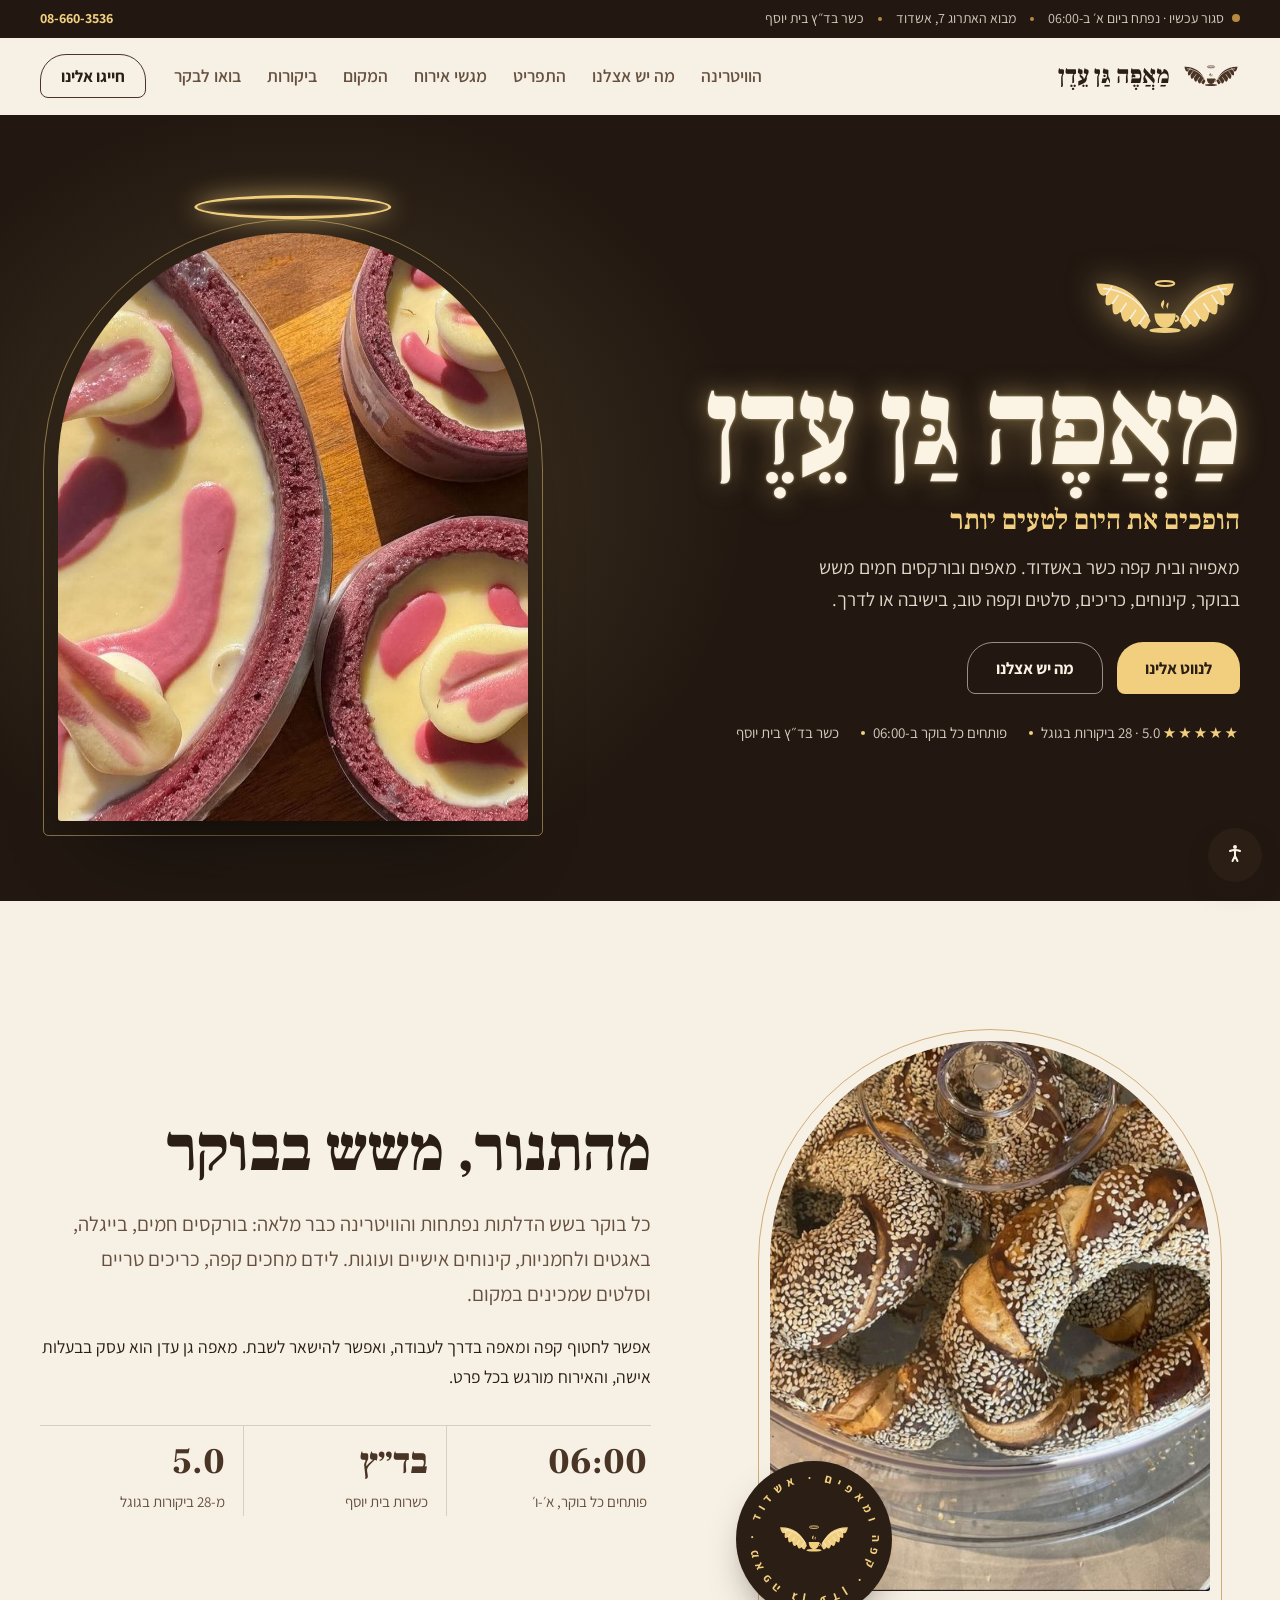
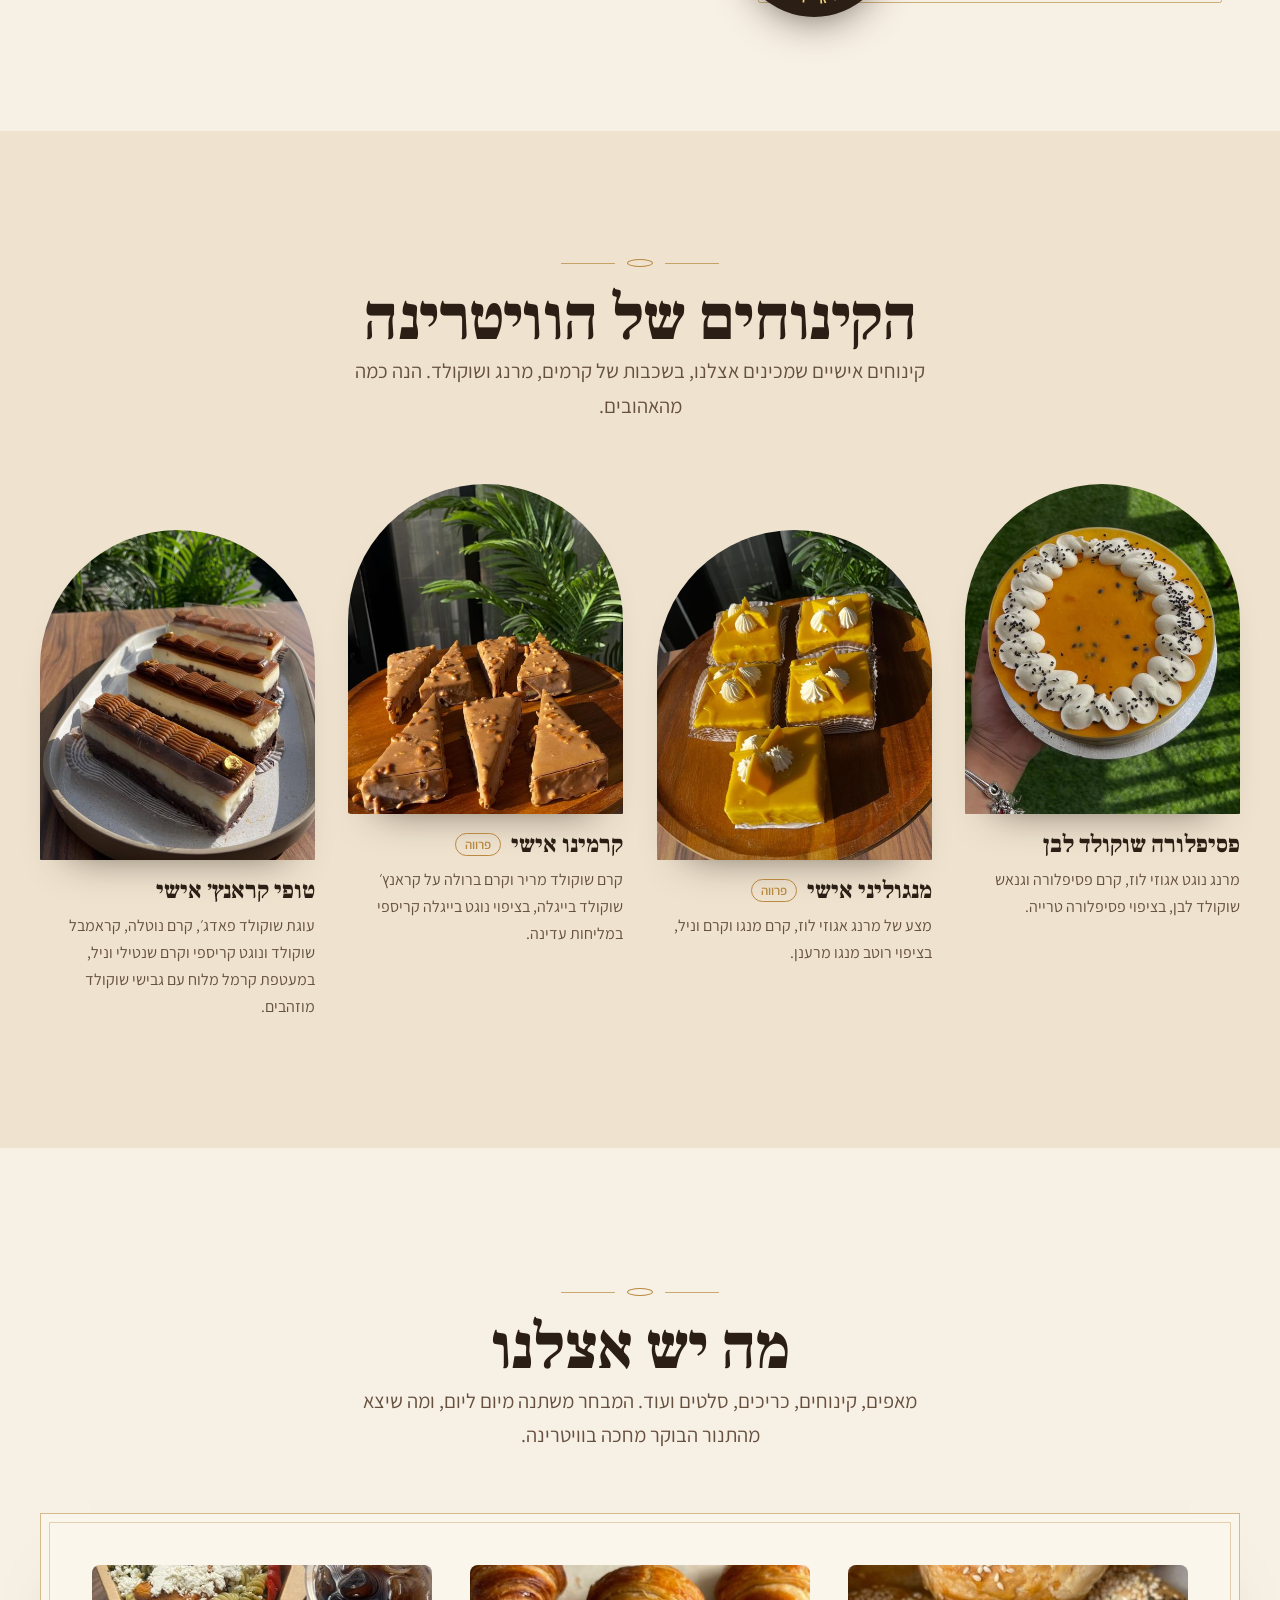
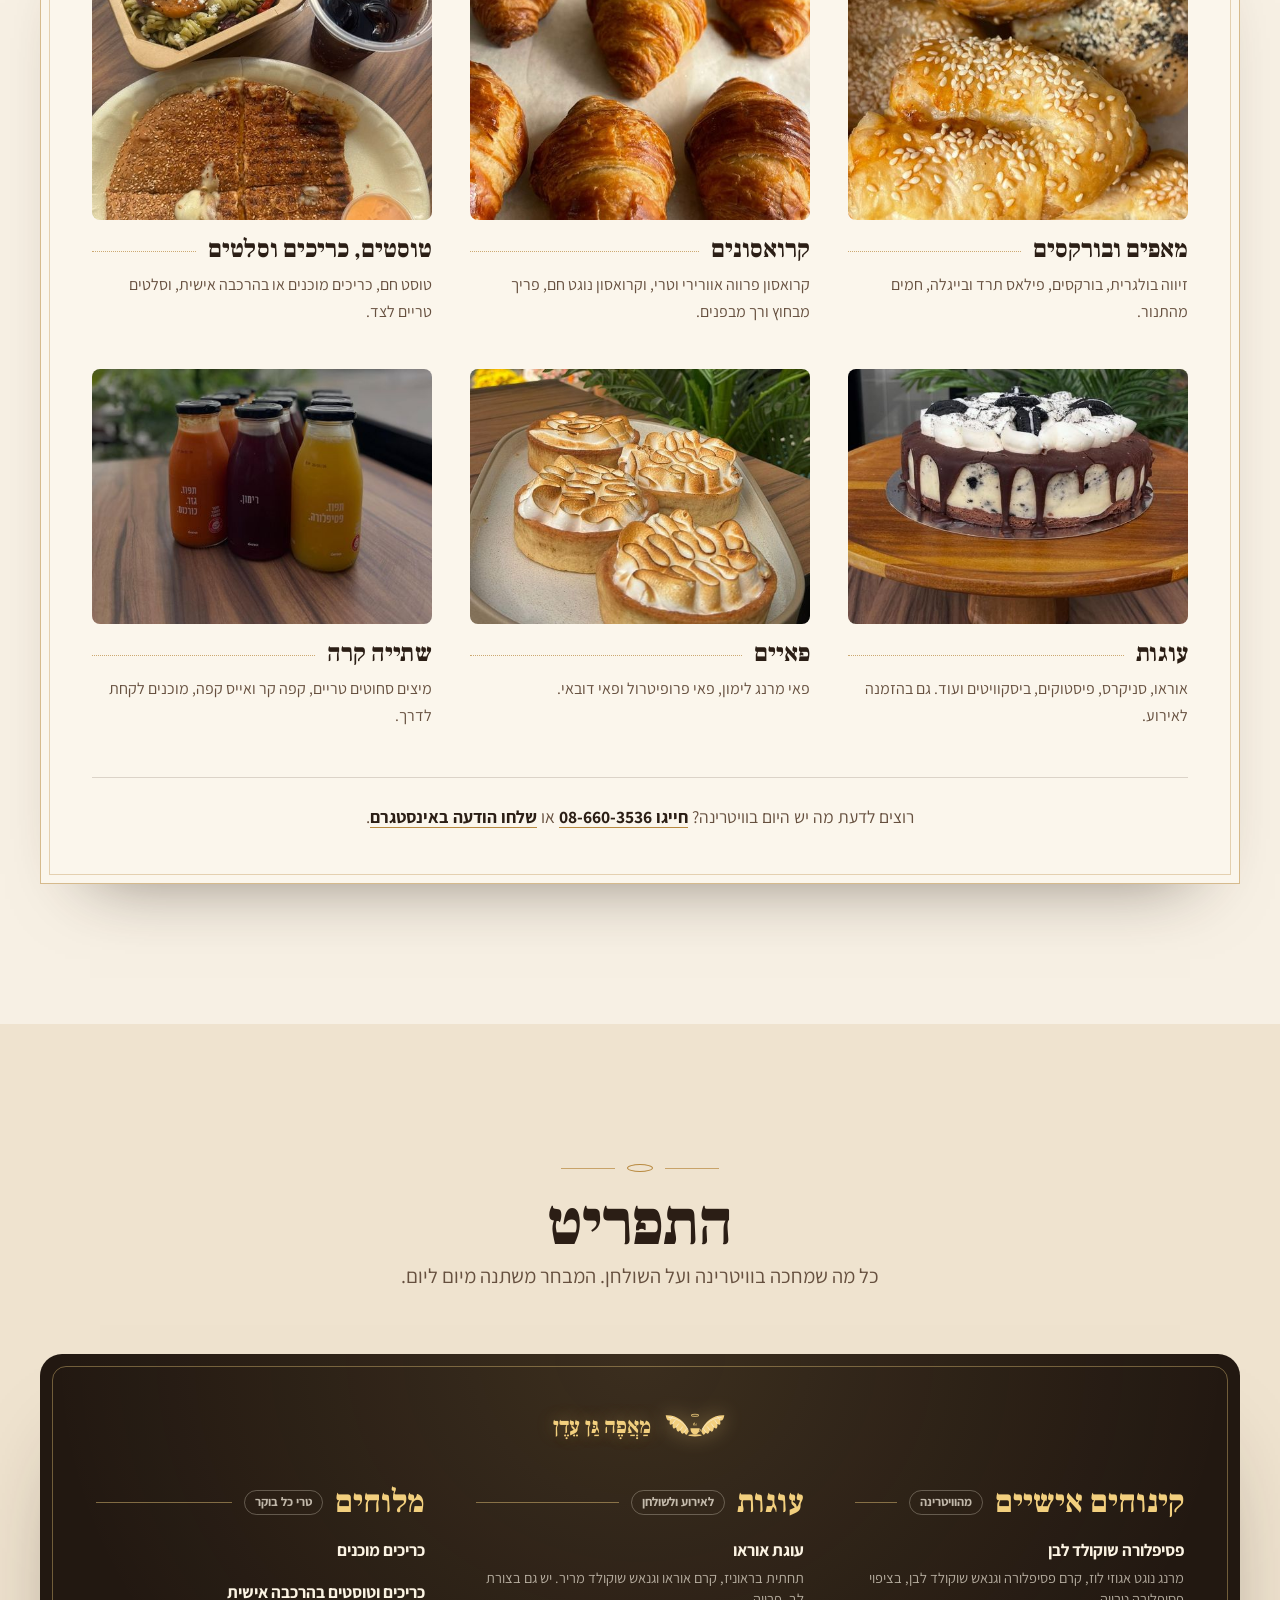
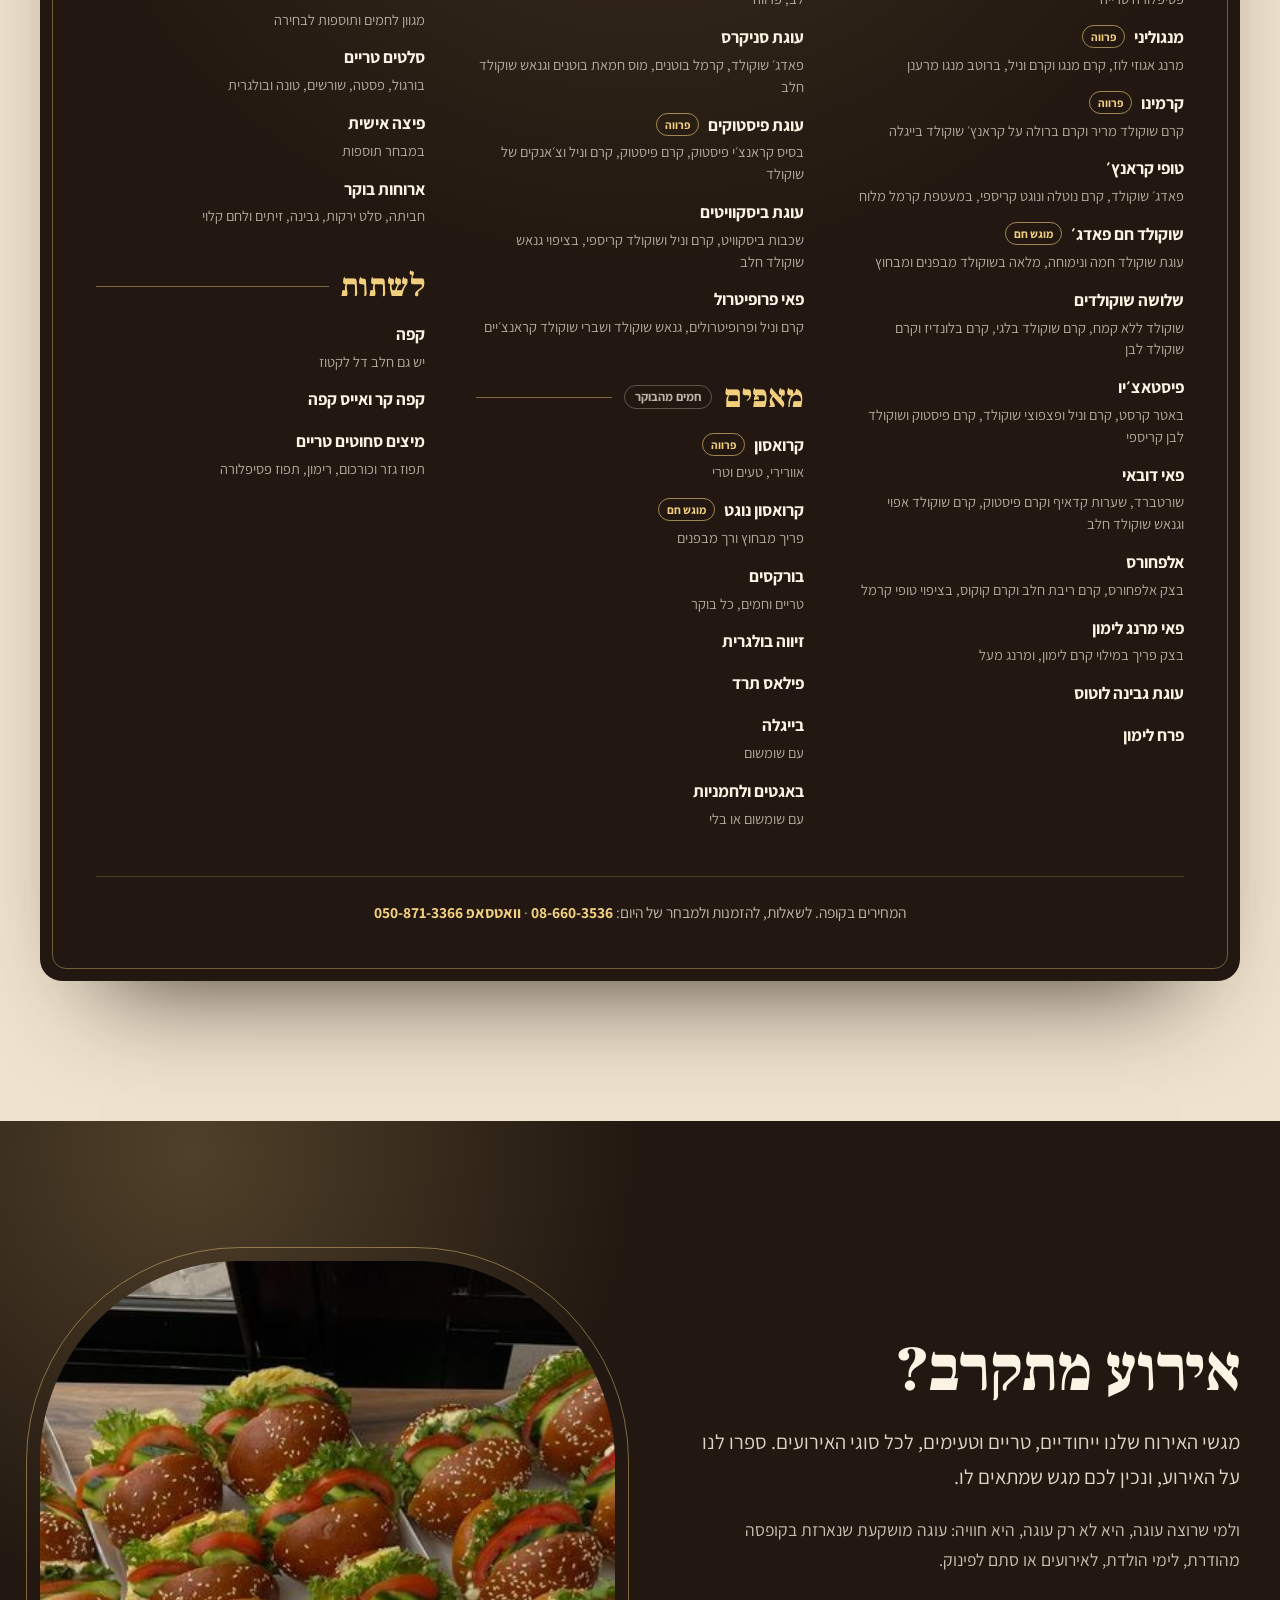
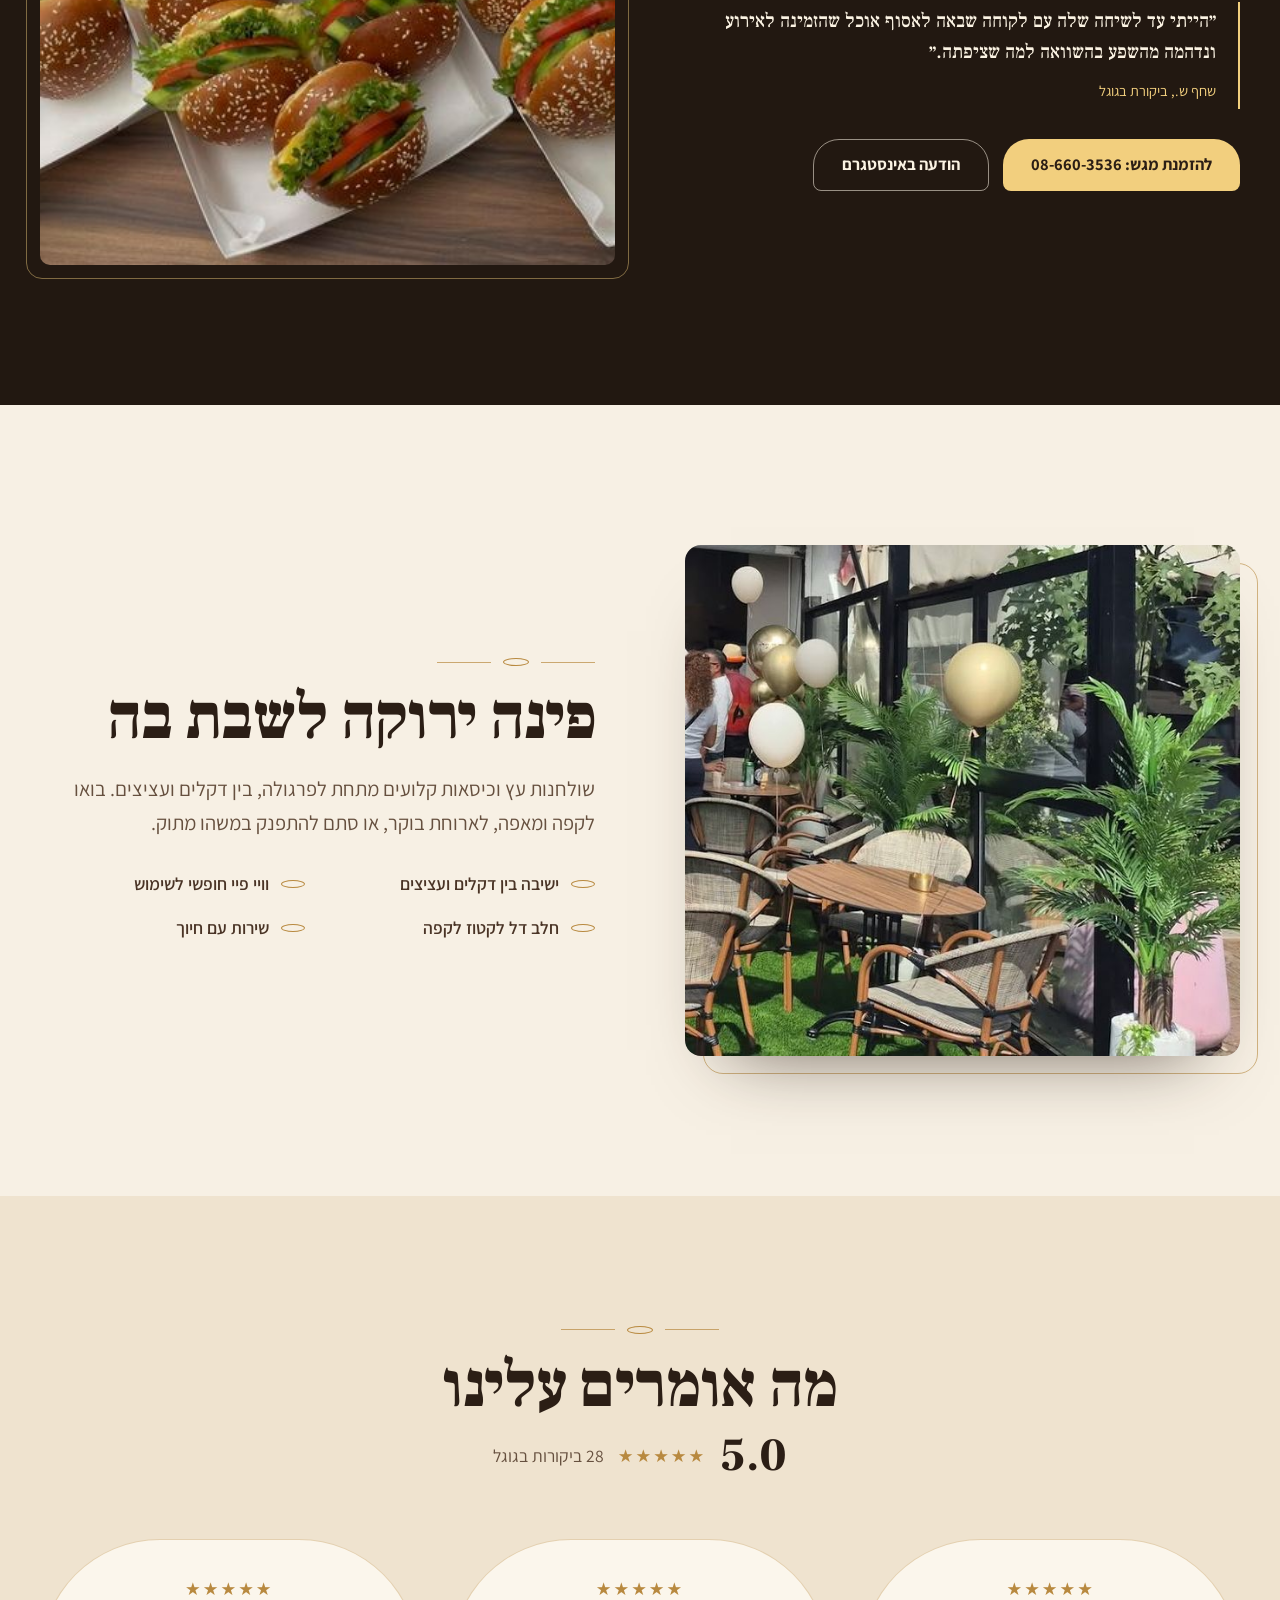
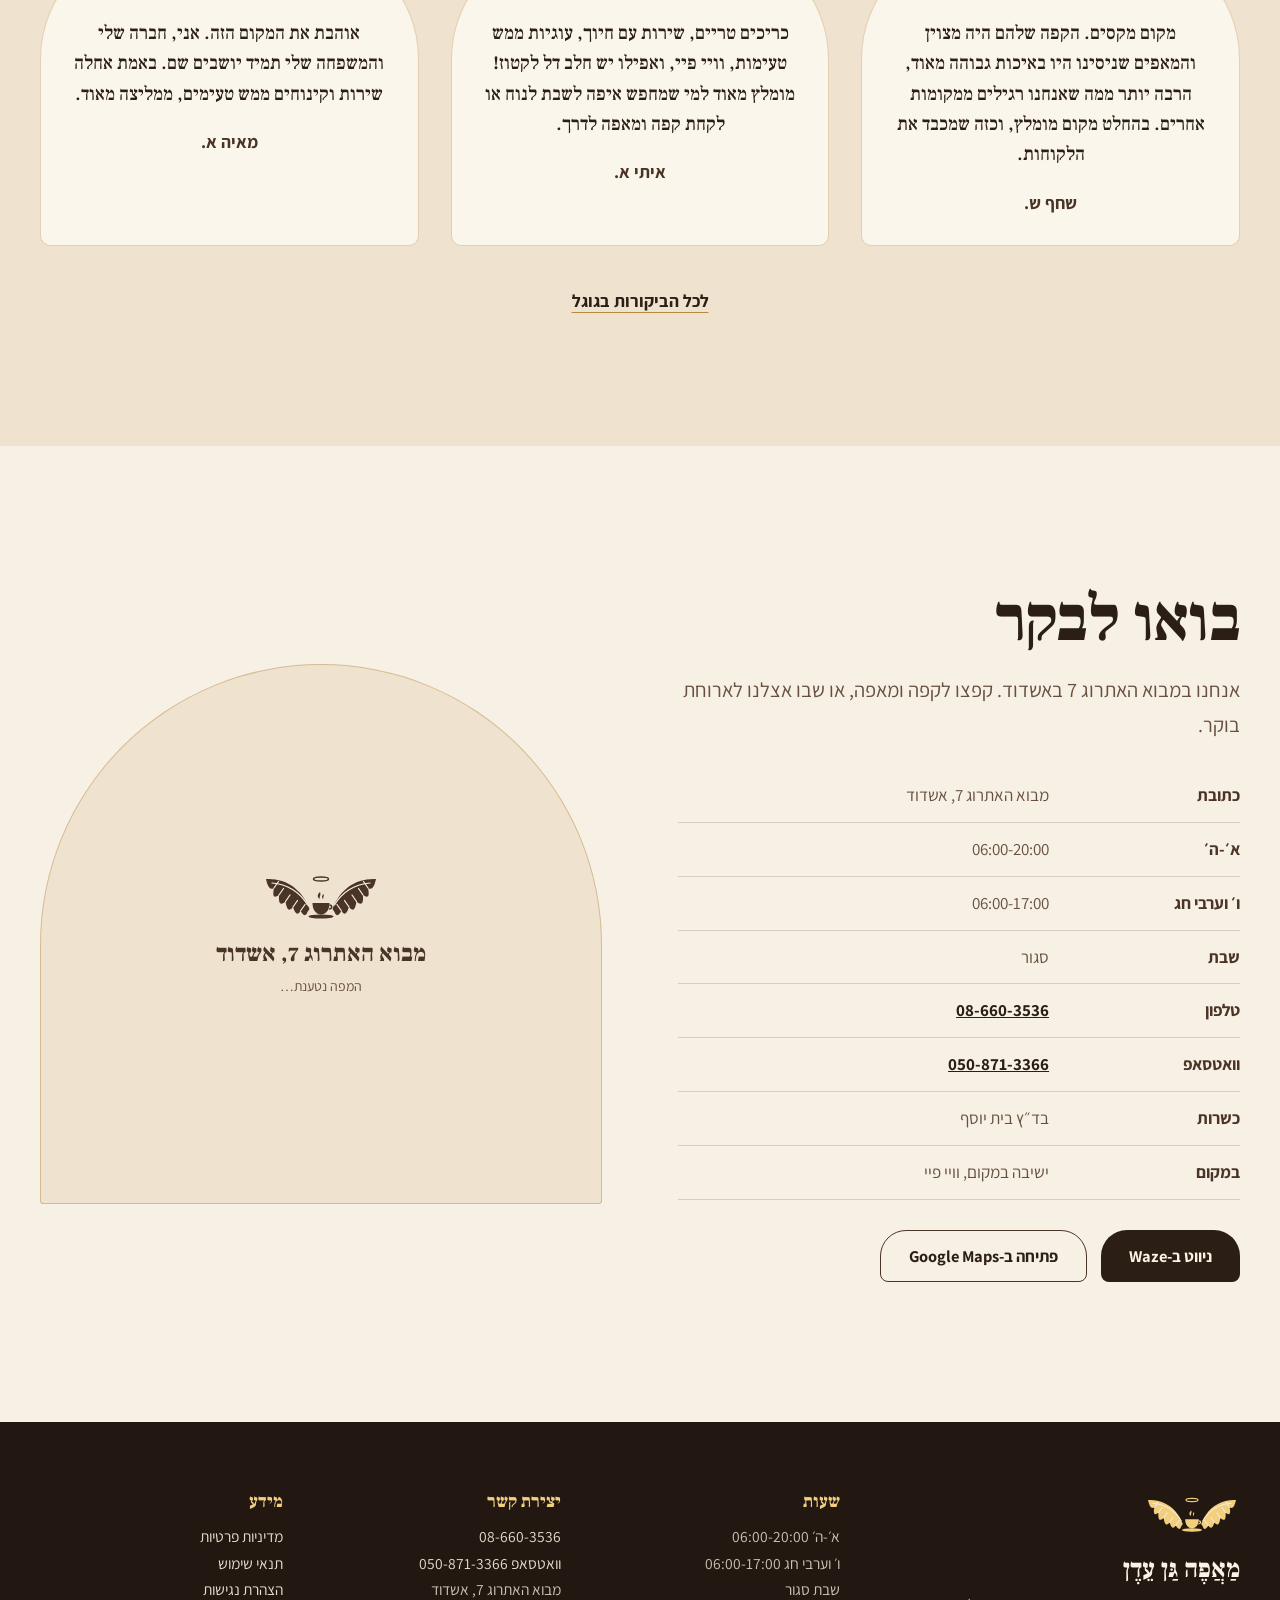
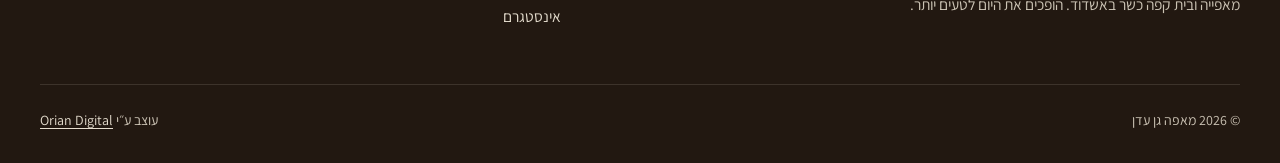
<file: index.html>
<!doctype html>
<html lang="he" dir="rtl">
<head>
<meta charset="utf-8">
<meta name="viewport" content="width=device-width, initial-scale=1, viewport-fit=cover">
<meta http-equiv="Content-Security-Policy" content="default-src 'self'; img-src 'self' data:; style-src 'self' 'unsafe-inline'; font-src 'self'; script-src 'self' 'sha256-z2mWYmBYd2/gV8c3HzZ4z/BvZHh0gzbkFHtzAGcKrOY='; frame-src https://www.google.com https://maps.google.com; connect-src 'self'; base-uri 'self'; form-action 'self'; upgrade-insecure-requests">
<title>מאפה גן עדן | מאפייה ובית קפה כשר באשדוד</title>
<meta name="description" content="מאפייה ובית קפה כשר בד״ץ בית יוסף במבוא האתרוג 7, אשדוד: בורקסים ומאפים חמים משש בבוקר, קינוחים, כריכים, סלטים ומגשי אירוח. 5.0 בגוגל.">
<link rel="canonical" href="https://oriantoledano-ship-it.github.io/maafe-gan-eden/">
<meta name="theme-color" content="#2B1E15">
<meta property="og:type" content="website">
<meta property="og:locale" content="he_IL">
<meta property="og:site_name" content="מאפה גן עדן">
<meta property="og:title" content="מאפה גן עדן | מאפייה ובית קפה כשר באשדוד">
<meta property="og:description" content="בורקסים ומאפים חמים משש בבוקר, קינוחים, כריכים, סלטים וקפה. מבוא האתרוג 7, אשדוד.">
<meta property="og:url" content="https://oriantoledano-ship-it.github.io/maafe-gan-eden/">
<meta property="og:image" content="https://oriantoledano-ship-it.github.io/maafe-gan-eden/assets/img/og.jpg">
<meta property="og:image:width" content="1200">
<meta property="og:image:height" content="630">
<meta property="og:image:alt" content="עוגות בלוברי במאפה גן עדן: קרם גבינה וניל וקרם אוכמניות בציפוי שוקולד לבן">
<meta name="twitter:card" content="summary_large_image">
<link rel="icon" href="favicon.ico" sizes="any">
<link rel="icon" type="image/png" sizes="32x32" href="assets/img/favicon-32.png">
<link rel="apple-touch-icon" href="assets/img/apple-touch-icon.png">
<link rel="preload" href="assets/fonts/FrankRuhlLibre-hebrew.woff2" as="font" type="font/woff2" crossorigin>
<link rel="preload" href="assets/img/hero.jpg" as="image" media="(min-width: 761px)" imagesrcset="assets/img/hero-700.jpg 700w, assets/img/hero.jpg 1100w" imagesizes="470px">
<link rel="preload" href="assets/img/hero-m.jpg" as="image" media="(max-width: 760px)">
<link rel="stylesheet" href="assets/fonts/fonts.css">
<link rel="stylesheet" href="assets/site.css?v=4">
<link rel="stylesheet" href="assets/a11y.css?v=4">
<script src="assets/framebust.js"></script>
<script src="assets/a11y.js?v=4"></script>
<script src="assets/site.js?v=4" defer></script>
<script type="application/ld+json">{"@context": "https://schema.org", "@graph": [{"@type": "WebSite", "@id": "https://oriantoledano-ship-it.github.io/maafe-gan-eden/#website", "url": "https://oriantoledano-ship-it.github.io/maafe-gan-eden/", "name": "מאפה גן עדן", "inLanguage": "he-IL", "publisher": {"@id": "https://oriantoledano-ship-it.github.io/maafe-gan-eden/#bakery"}}, {"@type": ["Bakery", "CafeOrCoffeeShop"], "@id": "https://oriantoledano-ship-it.github.io/maafe-gan-eden/#bakery", "name": "מאפה גן עדן", "alternateName": "Maafe Gan Eden Coffee & Pastry", "slogan": "הופכים את היום לטעים יותר", "description": "מאפייה ובית קפה כשר בד״ץ בית יוסף באשדוד: מאפים ובורקסים, לחמים, קינוחים אישיים, כריכים, סלטים, ארוחות בוקר, פיצה אישית ומגשי אירוח.", "url": "https://oriantoledano-ship-it.github.io/maafe-gan-eden/", "telephone": "+972-8-660-3536", "image": ["https://oriantoledano-ship-it.github.io/maafe-gan-eden/assets/img/og.jpg", "https://oriantoledano-ship-it.github.io/maafe-gan-eden/assets/img/p-seat.jpg"], "logo": "https://oriantoledano-ship-it.github.io/maafe-gan-eden/assets/img/apple-touch-icon.png", "address": {"@type": "PostalAddress", "streetAddress": "מבוא האתרוג 7", "addressLocality": "אשדוד", "addressCountry": "IL"}, "geo": {"@type": "GeoCoordinates", "latitude": 31.7850024, "longitude": 34.6504083}, "hasMap": "https://maps.app.goo.gl/gYiqhCbbYQsBzJQr9", "openingHoursSpecification": [{"@type": "OpeningHoursSpecification", "dayOfWeek": ["Sunday", "Monday", "Tuesday", "Wednesday", "Thursday"], "opens": "06:00", "closes": "20:00"}, {"@type": "OpeningHoursSpecification", "dayOfWeek": "Friday", "opens": "06:00", "closes": "17:00"}], "servesCuisine": ["מאפים", "קינוחים", "כריכים", "סלטים", "ארוחות בוקר", "קפה"], "amenityFeature": [{"@type": "LocationFeatureSpecification", "name": "ישיבה במקום", "value": true}, {"@type": "LocationFeatureSpecification", "name": "WiFi", "value": true}, {"@type": "LocationFeatureSpecification", "name": "כשר בד״ץ בית יוסף", "value": true}], "sameAs": ["https://www.instagram.com/maafe_gan_eden/", "https://maps.app.goo.gl/gYiqhCbbYQsBzJQr9"], "hasMenu": {"@type": "Menu", "name": "התפריט של מאפה גן עדן", "inLanguage": "he-IL", "hasMenuSection": [{"@type": "MenuSection", "name": "קינוחים אישיים", "hasMenuItem": [{"@type": "MenuItem", "name": "פסיפלורה שוקולד לבן", "description": "מרנג נוגט אגוזי לוז, קרם פסיפלורה וגנאש שוקולד לבן, בציפוי פסיפלורה טרייה"}, {"@type": "MenuItem", "name": "מנגוליני", "description": "מרנג אגוזי לוז, קרם מנגו וקרם וניל, ברוטב מנגו מרענן"}, {"@type": "MenuItem", "name": "קרמינו", "description": "קרם שוקולד מריר וקרם ברולה על קראנץ׳ שוקולד בייגלה"}, {"@type": "MenuItem", "name": "טופי קראנץ׳", "description": "פאדג׳ שוקולד, קרם נוטלה ונוגט קריספי, במעטפת קרמל מלוח"}, {"@type": "MenuItem", "name": "שוקולד חם פאדג׳", "description": "עוגת שוקולד חמה ונימוחה, מלאה בשוקולד מבפנים ומבחוץ"}, {"@type": "MenuItem", "name": "שלושה שוקולדים", "description": "שוקולד ללא קמח, קרם שוקולד בלגי, קרם בלונדיז וקרם שוקולד לבן"}, {"@type": "MenuItem", "name": "פיסטאצ׳יו", "description": "באטר קרסט, קרם וניל ופצפוצי שוקולד, קרם פיסטוק ושוקולד לבן קריספי"}, {"@type": "MenuItem", "name": "פאי דובאי", "description": "שורטברד, שערות קדאיף וקרם פיסטוק, קרם שוקולד אפוי וגנאש שוקולד חלב"}, {"@type": "MenuItem", "name": "אלפחורס", "description": "בצק אלפחורס, קרם ריבת חלב וקרם קוקוס, בציפוי טופי קרמל"}, {"@type": "MenuItem", "name": "פאי מרנג לימון", "description": "בצק פריך במילוי קרם לימון, ומרנג מעל"}, {"@type": "MenuItem", "name": "עוגת גבינה לוטוס"}, {"@type": "MenuItem", "name": "פרח לימון"}]}, {"@type": "MenuSection", "name": "עוגות", "hasMenuItem": [{"@type": "MenuItem", "name": "עוגת אוראו", "description": "תחתית בראוניז, קרם אוראו וגנאש שוקולד מריר. יש גם בצורת לב, פרווה"}, {"@type": "MenuItem", "name": "עוגת סניקרס", "description": "פאדג׳ שוקולד, קרמל בוטנים, מוס חמאת בוטנים וגנאש שוקולד חלב"}, {"@type": "MenuItem", "name": "עוגת פיסטוקים", "description": "בסיס קראנצ׳י פיסטוק, קרם פיסטוק, קרם וניל וצ׳אנקים של שוקולד"}, {"@type": "MenuItem", "name": "עוגת ביסקוויטים", "description": "שכבות ביסקוויט, קרם וניל ושוקולד קריספי, בציפוי גנאש שוקולד חלב"}, {"@type": "MenuItem", "name": "פאי פרופיטרול", "description": "קרם וניל ופרופיטרולים, גנאש שוקולד ושברי שוקולד קראנצ׳יים"}]}, {"@type": "MenuSection", "name": "מאפים", "hasMenuItem": [{"@type": "MenuItem", "name": "קרואסון", "description": "אוורירי, טעים וטרי"}, {"@type": "MenuItem", "name": "קרואסון נוגט", "description": "פריך מבחוץ ורך מבפנים"}, {"@type": "MenuItem", "name": "בורקסים", "description": "טריים וחמים, כל בוקר"}, {"@type": "MenuItem", "name": "זיווה בולגרית"}, {"@type": "MenuItem", "name": "פילאס תרד"}, {"@type": "MenuItem", "name": "בייגלה", "description": "עם שומשום"}, {"@type": "MenuItem", "name": "באגטים ולחמניות", "description": "עם שומשום או בלי"}]}, {"@type": "MenuSection", "name": "מלוחים", "hasMenuItem": [{"@type": "MenuItem", "name": "כריכים מוכנים"}, {"@type": "MenuItem", "name": "כריכים וטוסטים בהרכבה אישית", "description": "מגוון לחמים ותוספות לבחירה"}, {"@type": "MenuItem", "name": "סלטים טריים", "description": "בורגול, פסטה, שורשים, טונה ובולגרית"}, {"@type": "MenuItem", "name": "פיצה אישית", "description": "במבחר תוספות"}, {"@type": "MenuItem", "name": "ארוחות בוקר", "description": "חביתה, סלט ירקות, גבינה, זיתים ולחם קלוי"}]}, {"@type": "MenuSection", "name": "לשתות", "hasMenuItem": [{"@type": "MenuItem", "name": "קפה", "description": "יש גם חלב דל לקטוז"}, {"@type": "MenuItem", "name": "קפה קר ואייס קפה"}, {"@type": "MenuItem", "name": "מיצים סחוטים טריים", "description": "תפוז גזר וכורכום, רימון, תפוז פסיפלורה"}]}]}}, {"@type": "WebPage", "@id": "https://oriantoledano-ship-it.github.io/maafe-gan-eden/#webpage", "url": "https://oriantoledano-ship-it.github.io/maafe-gan-eden/", "name": "מאפה גן עדן | מאפייה ובית קפה כשר באשדוד", "isPartOf": {"@id": "https://oriantoledano-ship-it.github.io/maafe-gan-eden/#website"}, "about": {"@id": "https://oriantoledano-ship-it.github.io/maafe-gan-eden/#bakery"}, "inLanguage": "he-IL", "primaryImageOfPage": {"@type": "ImageObject", "url": "https://oriantoledano-ship-it.github.io/maafe-gan-eden/assets/img/og.jpg", "width": 1200, "height": 630}}]}</script>
<script type="speculationrules">{"prefetch":[{"where":{"href_matches":"/maafe-gan-eden/*"},"eagerness":"moderate"}]}</script>
</head>
<body>

<div class="topbar">
  <div class="shell topbar__in">
    <span class="topbar__status" id="openNow">פתוח א׳-ה׳ 06:00-20:00 · ו׳ 06:00-17:00</span>
    <span class="topbar__sep" aria-hidden="true"></span>
    <span>מבוא האתרוג 7, אשדוד</span>
    <span class="topbar__sep" aria-hidden="true"></span>
    <span>כשר בד״ץ בית יוסף</span>
    <a class="topbar__tel" href="tel:+97286603536">08-660-3536</a>
  </div>
</div>

<header class="nav" id="nav">
  <div class="shell nav__in">
    <a class="nav__tel" href="tel:+97286603536" aria-label="חיוג למאפה גן עדן">
      <svg viewBox="0 0 24 24" aria-hidden="true"><path d="M6.6 10.8a15.1 15.1 0 0 0 6.6 6.6l2.2-2.2c.3-.3.7-.4 1-.2 1.1.4 2.3.6 3.6.6.6 0 1 .4 1 1V20c0 .6-.4 1-1 1A17 17 0 0 1 3 4c0-.6.4-1 1-1h3.5c.6 0 1 .4 1 1 0 1.3.2 2.5.6 3.6.1.3 0 .7-.2 1z" fill="currentColor"/></svg>
    </a>
    <a class="brand" href="#top">
      <svg xmlns="http://www.w3.org/2000/svg" viewBox="0 0 240 118" class="brand__mark" aria-hidden="true" focusable="false">
<defs><g id="mgw2"><path d="M97.0 80.0 C82 40 50 18 10.0 20.0 Q15.0 45.5 26.0 38.0 Q20.5 63.0 36.0 52.0 Q34.2 78.8 49.0 65.0 Q52.8 90.8 64.0 76.0 Q70.8 98.0 79.0 84.0 Q89.0 100.0 93.0 86.0 L97.0 80.0Z" fill="currentColor"/><g fill="none" stroke="var(--sep, #F7F0E4)" stroke-width="2.4" stroke-linecap="round"><path d="M93 72 C78 46 52 30 22 28"/><path d="M26.0 38.0 L35.0 25.0"/><path d="M36.0 52.0 L45.0 39.0"/><path d="M49.0 65.0 L58.0 52.0"/><path d="M64.0 76.0 L73.0 63.0"/><path d="M79.0 84.0 L88.0 71.0"/></g></g></defs>
<use href="#mgw2"/><use href="#mgw2" transform="translate(240 0) scale(-1 1)"/>
<ellipse cx="120" cy="20" rx="15" ry="4" fill="none" stroke="currentColor" stroke-width="3"/>
<path d="M118 46c-6 6-6 10 0 15c-3-5 3-8 0-15zM125 50c-4 4-4 8 0 11c-2-4 2-6 0-11z" fill="currentColor"/>
<path d="M103 68h34c0 15-8 23-17 23s-17-8-17-23z" fill="currentColor"/>
<path d="M137 72c6 0 6 8-1 8" fill="none" stroke="currentColor" stroke-width="3"/>
<ellipse cx="120" cy="95" rx="25" ry="4.2" fill="currentColor"/>
</svg>
      <span class="brand__name">מַאֲפֶה גַּן עֵדֶן</span>
    </a>
    <nav class="nav__links" aria-label="ניווט ראשי">
      <a href="#vitrine">הוויטרינה</a>
      <a href="#menu">מה יש אצלנו</a>
      <a href="#board">התפריט</a>
      <a href="#trays">מגשי אירוח</a>
      <a href="#place">המקום</a>
      <a href="#reviews">ביקורות</a>
      <a href="#visit">בואו לבקר</a>
    </nav>
    <a class="btn btn--line nav__cta" href="tel:+97286603536">חייגו אלינו</a>
    <button class="nav__burger" type="button" aria-label="פתיחת תפריט" aria-expanded="false" aria-controls="drawer"><span></span><span></span><span></span></button>
  </div>
</header>

<div class="drawer" id="drawer" hidden>
  <nav aria-label="ניווט במובייל">
    <a href="#vitrine">הוויטרינה</a>
    <a href="#menu">מה יש אצלנו</a>
    <a href="#board">התפריט</a>
    <a href="#trays">מגשי אירוח</a>
    <a href="#place">המקום</a>
    <a href="#reviews">ביקורות</a>
    <a href="#visit">בואו לבקר</a>
  </nav>
  <p class="drawer__meta">מבוא האתרוג 7, אשדוד · <a href="tel:+97286603536">08-660-3536</a></p>
</div>

<main id="top">

<section class="hero" aria-label="מאפה גן עדן">
  <div class="hero__shade" aria-hidden="true"></div>
  <div class="shell hero__in">
    <div class="hero__copy">
      <svg xmlns="http://www.w3.org/2000/svg" viewBox="0 0 240 118" class="hero__mark" aria-hidden="true" focusable="false">
<defs><g id="mgw3"><path d="M97.0 80.0 C82 40 50 18 10.0 20.0 Q15.0 45.5 26.0 38.0 Q20.5 63.0 36.0 52.0 Q34.2 78.8 49.0 65.0 Q52.8 90.8 64.0 76.0 Q70.8 98.0 79.0 84.0 Q89.0 100.0 93.0 86.0 L97.0 80.0Z" fill="currentColor"/><g fill="none" stroke="var(--sep, #F7F0E4)" stroke-width="2.4" stroke-linecap="round"><path d="M93 72 C78 46 52 30 22 28"/><path d="M26.0 38.0 L35.0 25.0"/><path d="M36.0 52.0 L45.0 39.0"/><path d="M49.0 65.0 L58.0 52.0"/><path d="M64.0 76.0 L73.0 63.0"/><path d="M79.0 84.0 L88.0 71.0"/></g></g></defs>
<use href="#mgw3"/><use href="#mgw3" transform="translate(240 0) scale(-1 1)"/>
<ellipse cx="120" cy="20" rx="15" ry="4" fill="none" stroke="currentColor" stroke-width="3"/>
<path d="M118 46c-6 6-6 10 0 15c-3-5 3-8 0-15zM125 50c-4 4-4 8 0 11c-2-4 2-6 0-11z" fill="currentColor"/>
<path d="M103 68h34c0 15-8 23-17 23s-17-8-17-23z" fill="currentColor"/>
<path d="M137 72c6 0 6 8-1 8" fill="none" stroke="currentColor" stroke-width="3"/>
<ellipse cx="120" cy="95" rx="25" ry="4.2" fill="currentColor"/>
</svg>
      <h1 class="hero__title"><span class="glow">מַאֲפֶה</span> <span class="glow">גַּן עֵדֶן</span></h1>
      <p class="hero__tag">הופכים את היום לטעים יותר</p>
      <p class="hero__lede">מאפייה ובית קפה כשר באשדוד. מאפים ובורקסים חמים משש בבוקר, קינוחים, כריכים, סלטים וקפה טוב, בישיבה או לדרך.</p>
      <div class="hero__cta">
        <a class="btn btn--glow" href="https://waze.com/ul?ll=31.7850024,34.6504083&amp;navigate=yes" target="_blank" rel="noopener noreferrer">לנווט אלינו</a>
        <a class="btn btn--ghost" href="#menu">מה יש אצלנו</a>
      </div>
      <ul class="hero__meta">
        <li><span class="stars" aria-hidden="true">★★★★★</span> 5.0 · 28 ביקורות בגוגל</li>
        <li>פותחים כל בוקר ב-06:00</li>
        <li>כשר בד״ץ בית יוסף</li>
      </ul>
    </div>
    <div class="hero__media">
      <span class="hero__halo" aria-hidden="true"></span>
      <picture class="hero__bg">
        <source media="(max-width: 760px)" srcset="assets/img/hero-m.jpg">
        <img src="assets/img/hero.jpg" srcset="assets/img/hero-700.jpg 700w, assets/img/hero.jpg 1100w" sizes="(max-width: 760px) 100vw, 470px" alt="עוגות בלוברי: קרם גבינה וניל וקרם אוכמניות בציפוי שוקולד לבן, על מגש עץ" width="1100" height="1369" fetchpriority="high">
      </picture>
    </div>
  </div>
</section>

<section class="about" id="about">
  <div class="shell about__in">
    <div class="about__media rv">
      <div class="arch">
        <img src="assets/img/about.jpg" srcset="assets/img/about-560.jpg 560w, assets/img/about.jpg 900w" sizes="(max-width: 760px) 80vw, 420px" alt="בייגלה עם שומשום מתחת לפעמון זכוכית על הדלפק" width="900" height="1120" loading="lazy">
      </div>
      <div class="stamp" aria-hidden="true">
        <svg viewBox="0 0 200 200"><defs><path id="ring" d="M100 100m-74 0a74 74 0 1 1 148 0a74 74 0 1 1-148 0"/></defs>
          <text><textPath href="#ring" textLength="452" class="stamp__text"> · דודשא · םיפאמו הפק · ןדע ןג הפאמ</textPath></text></svg>
        <svg xmlns="http://www.w3.org/2000/svg" viewBox="0 0 240 118" class="stamp__mark" aria-hidden="true" focusable="false">
<defs><g id="mgw4"><path d="M97.0 80.0 C82 40 50 18 10.0 20.0 Q15.0 45.5 26.0 38.0 Q20.5 63.0 36.0 52.0 Q34.2 78.8 49.0 65.0 Q52.8 90.8 64.0 76.0 Q70.8 98.0 79.0 84.0 Q89.0 100.0 93.0 86.0 L97.0 80.0Z" fill="currentColor"/><g fill="none" stroke="var(--sep, #F7F0E4)" stroke-width="2.4" stroke-linecap="round"><path d="M93 72 C78 46 52 30 22 28"/><path d="M26.0 38.0 L35.0 25.0"/><path d="M36.0 52.0 L45.0 39.0"/><path d="M49.0 65.0 L58.0 52.0"/><path d="M64.0 76.0 L73.0 63.0"/><path d="M79.0 84.0 L88.0 71.0"/></g></g></defs>
<use href="#mgw4"/><use href="#mgw4" transform="translate(240 0) scale(-1 1)"/>
<ellipse cx="120" cy="20" rx="15" ry="4" fill="none" stroke="currentColor" stroke-width="3"/>
<path d="M118 46c-6 6-6 10 0 15c-3-5 3-8 0-15zM125 50c-4 4-4 8 0 11c-2-4 2-6 0-11z" fill="currentColor"/>
<path d="M103 68h34c0 15-8 23-17 23s-17-8-17-23z" fill="currentColor"/>
<path d="M137 72c6 0 6 8-1 8" fill="none" stroke="currentColor" stroke-width="3"/>
<ellipse cx="120" cy="95" rx="25" ry="4.2" fill="currentColor"/>
</svg>
      </div>
    </div>
    <div class="about__copy">
      <h2 class="h2 rv">מהתנור, משש בבוקר</h2>
      <p class="lede rv">כל בוקר בשש הדלתות נפתחות והוויטרינה כבר מלאה: בורקסים חמים, בייגלה, באגטים ולחמניות, קינוחים אישיים ועוגות. לידם מחכים קפה, כריכים טריים וסלטים שמכינים במקום.</p>
      <p class="rv">אפשר לחטוף קפה ומאפה בדרך לעבודה, ואפשר להישאר לשבת. מאפה גן עדן הוא עסק בבעלות אישה, והאירוח מורגש בכל פרט.</p>
      <ul class="facts rv">
        <li><strong>06:00</strong><span>פותחים כל בוקר, א׳-ו׳</span></li>
        <li><strong>בד״ץ</strong><span>כשרות בית יוסף</span></li>
        <li><strong>5.0</strong><span>מ-28 ביקורות בגוגל</span></li>
      </ul>
    </div>
  </div>
</section>

<section class="vitrine" id="vitrine">
  <div class="shell">
    <header class="sec-head">
      <div class="ornament" aria-hidden="true"><i></i><b></b><i></i></div>
      <h2 class="h2 rv">הקינוחים של הוויטרינה</h2>
      <p class="lede rv">קינוחים אישיים שמכינים אצלנו, בשכבות של קרמים, מרנג ושוקולד. הנה כמה מהאהובים.</p>
    </header>
    <ul class="vit">
      <li class="vit__item rv">
        <div class="vit__pic"><img src="assets/img/v-passion-520.jpg" srcset="assets/img/v-passion-520.jpg 520w, assets/img/v-passion.jpg 900w" sizes="(max-width: 760px) 88vw, 280px" alt="עוגת פסיפלורה ושוקולד לבן מעוטרת בקרם" width="520" height="624" loading="lazy"></div>
        <h3>פסיפלורה שוקולד לבן</h3>
        <p>מרנג נוגט אגוזי לוז, קרם פסיפלורה וגנאש שוקולד לבן, בציפוי פסיפלורה טרייה.</p>
      </li>
      <li class="vit__item rv">
        <div class="vit__pic"><img src="assets/img/v-mango-520.jpg" srcset="assets/img/v-mango-520.jpg 520w, assets/img/v-mango.jpg 900w" sizes="(max-width: 760px) 88vw, 280px" alt="מנגוליני, קינוחי מנגו אישיים על מגש עץ" width="520" height="624" loading="lazy"></div>
        <h3>מנגוליני אישי <small>פרווה</small></h3>
        <p>מצע של מרנג אגוזי לוז, קרם מנגו וקרם וניל, בציפוי רוטב מנגו מרענן.</p>
      </li>
      <li class="vit__item rv">
        <div class="vit__pic"><img src="assets/img/v-cremino-520.jpg" srcset="assets/img/v-cremino-520.jpg 520w, assets/img/v-cremino.jpg 900w" sizes="(max-width: 760px) 88vw, 280px" alt="משולשי קרמינו בציפוי נוגט בייגלה על מגש עץ" width="520" height="624" loading="lazy"></div>
        <h3>קרמינו אישי <small>פרווה</small></h3>
        <p>קרם שוקולד מריר וקרם ברולה על קראנץ׳ שוקולד בייגלה, בציפוי נוגט בייגלה קריספי במליחות עדינה.</p>
      </li>
      <li class="vit__item rv">
        <div class="vit__pic"><img src="assets/img/v-toffee-520.jpg" srcset="assets/img/v-toffee-520.jpg 520w, assets/img/v-toffee.jpg 900w" sizes="(max-width: 760px) 88vw, 280px" alt="פרוסות טופי קראנץ׳ אישיות: שכבות שוקולד, קרם ונוגט במעטפת קרמל, על מגש" width="520" height="624" loading="lazy"></div>
        <h3>טופי קראנץ׳ אישי</h3>
        <p>עוגת שוקולד פאדג׳, קרם נוטלה, קראמבל שוקולד ונוגט קריספי וקרם שנטילי וניל, במעטפת קרמל מלוח עם גבישי שוקולד מוזהבים.</p>
      </li>
    </ul>
  </div>
</section>

<section class="menu" id="menu">
  <div class="shell">
    <header class="sec-head">
      <div class="ornament" aria-hidden="true"><i></i><b></b><i></i></div>
      <h2 class="h2 rv">מה יש אצלנו</h2>
      <p class="lede rv">מאפים, קינוחים, כריכים, סלטים ועוד. המבחר משתנה מיום ליום, ומה שיצא מהתנור הבוקר מחכה בוויטרינה.</p>
    </header>
    <div class="carte rv">
      <div class="carte__grid">
        <article class="dish">
          <div class="dish__pic"><img src="assets/img/k-pastry-520.jpg" srcset="assets/img/k-pastry-520.jpg 520w, assets/img/k-pastry.jpg 900w" sizes="(max-width: 760px) 44vw, 300px" alt="מאפי זיווה ובורקסים זהובים עם שומשום" width="520" height="388" loading="lazy"></div>
          <h3>מאפים ובורקסים</h3>
          <p>זיווה בולגרית, בורקסים, פילאס תרד ובייגלה, חמים מהתנור.</p>
        </article>
        <article class="dish">
          <div class="dish__pic"><img src="assets/img/k-croissant-520.jpg" srcset="assets/img/k-croissant-520.jpg 520w, assets/img/k-croissant.jpg 900w" sizes="(max-width: 760px) 44vw, 300px" alt="קרואסונים זהובים ומבריקים על נייר אפייה" width="520" height="390" loading="lazy"></div>
          <h3>קרואסונים</h3>
          <p>קרואסון פרווה אוורירי וטרי, וקרואסון נוגט חם, פריך מבחוץ ורך מבפנים.</p>
        </article>
        <article class="dish">
          <div class="dish__pic"><img src="assets/img/k-toast-520.jpg" srcset="assets/img/k-toast-520.jpg 520w, assets/img/k-toast.jpg 900w" sizes="(max-width: 760px) 44vw, 300px" alt="טוסט פרוס על צלחת, סלט פסטה עם גבינה וזיתים, ושתייה קרה" width="520" height="392" loading="lazy"></div>
          <h3>טוסטים, כריכים וסלטים</h3>
          <p>טוסט חם, כריכים מוכנים או בהרכבה אישית, וסלטים טריים לצד.</p>
        </article>
        <article class="dish">
          <div class="dish__pic"><img src="assets/img/k-cakes-520.jpg" srcset="assets/img/k-cakes-520.jpg 520w, assets/img/k-cakes.jpg 900w" sizes="(max-width: 760px) 44vw, 300px" alt="עוגת אוראו עם קרם, טפטופי גנאש שוקולד ועוגיות אוראו, על מעמד עץ" width="520" height="388" loading="lazy"></div>
          <h3>עוגות</h3>
          <p>אוראו, סניקרס, פיסטוקים, ביסקוויטים ועוד. גם בהזמנה לאירוע.</p>
        </article>
        <article class="dish">
          <div class="dish__pic"><img src="assets/img/k-pies-520.jpg" srcset="assets/img/k-pies-520.jpg 520w, assets/img/k-pies.jpg 900w" sizes="(max-width: 760px) 44vw, 300px" alt="פאי מרנג לימון אישיים עם מרנג שרוף על מגש" width="520" height="389" loading="lazy"></div>
          <h3>פאיים</h3>
          <p>פאי מרנג לימון, פאי פרופיטרול ופאי דובאי.</p>
        </article>
        <article class="dish">
          <div class="dish__pic"><img src="assets/img/k-drinks-520.jpg" srcset="assets/img/k-drinks-520.jpg 520w, assets/img/k-drinks.jpg 900w" sizes="(max-width: 760px) 44vw, 300px" alt="בקבוקי מיץ סחוט: תפוז גזר וכורכום, רימון, ותפוז פסיפלורה" width="520" height="387" loading="lazy"></div>
          <h3>שתייה קרה</h3>
          <p>מיצים סחוטים טריים, קפה קר ואייס קפה, מוכנים לקחת לדרך.</p>
        </article>
      </div>
      <p class="carte__note">רוצים לדעת מה יש היום בוויטרינה? <a href="tel:+97286603536">חייגו 08-660-3536</a> או <a href="https://ig.me/m/maafe_gan_eden" target="_blank" rel="noopener noreferrer">שלחו הודעה באינסטגרם</a>.</p>
    </div>
  </div>
</section>

<section class="board-sec" id="board">
  <div class="shell">
    <header class="sec-head">
      <div class="ornament" aria-hidden="true"><i></i><b></b><i></i></div>
      <h2 class="h2 rv">התפריט</h2>
      <p class="lede rv">כל מה שמחכה בוויטרינה ועל השולחן. המבחר משתנה מיום ליום.</p>
    </header>
    <div class="board rv">
      <div class="board__top"><svg xmlns="http://www.w3.org/2000/svg" viewBox="0 0 240 118" class="board__mark" aria-hidden="true" focusable="false">
<defs><g id="mgw1"><path d="M97.0 80.0 C82 40 50 18 10.0 20.0 Q15.0 45.5 26.0 38.0 Q20.5 63.0 36.0 52.0 Q34.2 78.8 49.0 65.0 Q52.8 90.8 64.0 76.0 Q70.8 98.0 79.0 84.0 Q89.0 100.0 93.0 86.0 L97.0 80.0Z" fill="currentColor"/><g fill="none" stroke="var(--sep, #F7F0E4)" stroke-width="2.4" stroke-linecap="round"><path d="M93 72 C78 46 52 30 22 28"/><path d="M26.0 38.0 L35.0 25.0"/><path d="M36.0 52.0 L45.0 39.0"/><path d="M49.0 65.0 L58.0 52.0"/><path d="M64.0 76.0 L73.0 63.0"/><path d="M79.0 84.0 L88.0 71.0"/></g></g></defs>
<use href="#mgw1"/><use href="#mgw1" transform="translate(240 0) scale(-1 1)"/>
<ellipse cx="120" cy="20" rx="15" ry="4" fill="none" stroke="currentColor" stroke-width="3"/>
<path d="M118 46c-6 6-6 10 0 15c-3-5 3-8 0-15zM125 50c-4 4-4 8 0 11c-2-4 2-6 0-11z" fill="currentColor"/>
<path d="M103 68h34c0 15-8 23-17 23s-17-8-17-23z" fill="currentColor"/>
<path d="M137 72c6 0 6 8-1 8" fill="none" stroke="currentColor" stroke-width="3"/>
<ellipse cx="120" cy="95" rx="25" ry="4.2" fill="currentColor"/>
</svg><span>מַאֲפֶה גַּן עֵדֶן</span></div>
      <div class="board__cols"><div class="col"><div class="cat"><h3>קינוחים אישיים <small>מהוויטרינה</small></h3><ul class="items"><li><span class="nm">פסיפלורה שוקולד לבן</span><span class="ds">מרנג נוגט אגוזי לוז, קרם פסיפלורה וגנאש שוקולד לבן, בציפוי פסיפלורה טרייה</span></li><li><span class="nm">מנגוליני <i class="tag">פרווה</i></span><span class="ds">מרנג אגוזי לוז, קרם מנגו וקרם וניל, ברוטב מנגו מרענן</span></li><li><span class="nm">קרמינו <i class="tag">פרווה</i></span><span class="ds">קרם שוקולד מריר וקרם ברולה על קראנץ׳ שוקולד בייגלה</span></li><li><span class="nm">טופי קראנץ׳</span><span class="ds">פאדג׳ שוקולד, קרם נוטלה ונוגט קריספי, במעטפת קרמל מלוח</span></li><li><span class="nm">שוקולד חם פאדג׳ <i class="tag">מוגש חם</i></span><span class="ds">עוגת שוקולד חמה ונימוחה, מלאה בשוקולד מבפנים ומבחוץ</span></li><li><span class="nm">שלושה שוקולדים</span><span class="ds">שוקולד ללא קמח, קרם שוקולד בלגי, קרם בלונדיז וקרם שוקולד לבן</span></li><li><span class="nm">פיסטאצ׳יו</span><span class="ds">באטר קרסט, קרם וניל ופצפוצי שוקולד, קרם פיסטוק ושוקולד לבן קריספי</span></li><li><span class="nm">פאי דובאי</span><span class="ds">שורטברד, שערות קדאיף וקרם פיסטוק, קרם שוקולד אפוי וגנאש שוקולד חלב</span></li><li><span class="nm">אלפחורס</span><span class="ds">בצק אלפחורס, קרם ריבת חלב וקרם קוקוס, בציפוי טופי קרמל</span></li><li><span class="nm">פאי מרנג לימון</span><span class="ds">בצק פריך במילוי קרם לימון, ומרנג מעל</span></li><li><span class="nm">עוגת גבינה לוטוס</span></li><li><span class="nm">פרח לימון</span></li></ul></div></div><div class="col"><div class="cat"><h3>עוגות <small>לאירוע ולשולחן</small></h3><ul class="items"><li><span class="nm">עוגת אוראו</span><span class="ds">תחתית בראוניז, קרם אוראו וגנאש שוקולד מריר. יש גם בצורת לב, פרווה</span></li><li><span class="nm">עוגת סניקרס</span><span class="ds">פאדג׳ שוקולד, קרמל בוטנים, מוס חמאת בוטנים וגנאש שוקולד חלב</span></li><li><span class="nm">עוגת פיסטוקים <i class="tag">פרווה</i></span><span class="ds">בסיס קראנצ׳י פיסטוק, קרם פיסטוק, קרם וניל וצ׳אנקים של שוקולד</span></li><li><span class="nm">עוגת ביסקוויטים</span><span class="ds">שכבות ביסקוויט, קרם וניל ושוקולד קריספי, בציפוי גנאש שוקולד חלב</span></li><li><span class="nm">פאי פרופיטרול</span><span class="ds">קרם וניל ופרופיטרולים, גנאש שוקולד ושברי שוקולד קראנצ׳יים</span></li></ul></div><div class="cat"><h3>מאפים <small>חמים מהבוקר</small></h3><ul class="items"><li><span class="nm">קרואסון <i class="tag">פרווה</i></span><span class="ds">אוורירי, טעים וטרי</span></li><li><span class="nm">קרואסון נוגט <i class="tag">מוגש חם</i></span><span class="ds">פריך מבחוץ ורך מבפנים</span></li><li><span class="nm">בורקסים</span><span class="ds">טריים וחמים, כל בוקר</span></li><li><span class="nm">זיווה בולגרית</span></li><li><span class="nm">פילאס תרד</span></li><li><span class="nm">בייגלה</span><span class="ds">עם שומשום</span></li><li><span class="nm">באגטים ולחמניות</span><span class="ds">עם שומשום או בלי</span></li></ul></div></div><div class="col"><div class="cat"><h3>מלוחים <small>טרי כל בוקר</small></h3><ul class="items"><li><span class="nm">כריכים מוכנים</span></li><li><span class="nm">כריכים וטוסטים בהרכבה אישית</span><span class="ds">מגוון לחמים ותוספות לבחירה</span></li><li><span class="nm">סלטים טריים</span><span class="ds">בורגול, פסטה, שורשים, טונה ובולגרית</span></li><li><span class="nm">פיצה אישית</span><span class="ds">במבחר תוספות</span></li><li><span class="nm">ארוחות בוקר</span><span class="ds">חביתה, סלט ירקות, גבינה, זיתים ולחם קלוי</span></li></ul></div><div class="cat"><h3>לשתות</h3><ul class="items"><li><span class="nm">קפה</span><span class="ds">יש גם חלב דל לקטוז</span></li><li><span class="nm">קפה קר ואייס קפה</span></li><li><span class="nm">מיצים סחוטים טריים</span><span class="ds">תפוז גזר וכורכום, רימון, תפוז פסיפלורה</span></li></ul></div></div></div>
      <p class="board__foot">המחירים בקופה. לשאלות, להזמנות ולמבחר של היום: <a href="tel:+97286603536">08-660-3536</a> · <a href="https://wa.me/972508713366" target="_blank" rel="noopener noreferrer">וואטסאפ 050-871-3366</a></p>
    </div>
  </div>
</section>

<section class="trays" id="trays">
  <div class="trays__glow" aria-hidden="true"></div>
  <div class="shell trays__in">
    <div class="trays__copy">
      <h2 class="h2 rv">אירוע מתקרב?</h2>
      <p class="lede rv">מגשי האירוח שלנו ייחודיים, טריים וטעימים, לכל סוגי האירועים. ספרו לנו על האירוע, ונכין לכם מגש שמתאים לו.</p>
      <p class="rv">ולמי שרוצה עוגה, היא לא רק עוגה, היא חוויה: עוגה מושקעת שנארזת בקופסה מהודרת, לימי הולדת, לאירועים או סתם לפינוק.</p>
      <blockquote class="trays__quote rv">
        <p>״הייתי עד לשיחה שלה עם לקוחה שבאה לאסוף אוכל שהזמינה לאירוע ונדהמה מהשפע בהשוואה למה שציפתה.״</p>
        <cite>שחף ש., ביקורת בגוגל</cite>
      </blockquote>
      <div class="trays__cta rv">
        <a class="btn btn--glow" href="tel:+97286603536">להזמנת מגש: 08-660-3536</a>
        <a class="btn btn--ghost" href="https://ig.me/m/maafe_gan_eden" target="_blank" rel="noopener noreferrer">הודעה באינסטגרם</a>
      </div>
    </div>
    <figure class="trays__media rv">
      <img src="assets/img/trays-760.jpg" srcset="assets/img/trays-760.jpg 760w, assets/img/trays.jpg 1400w" sizes="(max-width: 760px) 92vw, 620px" alt="מגשי אירוח עם עשרות כריכים קטנים עם ירקות" width="760" height="427" loading="lazy">
    </figure>
  </div>
</section>

<section class="place" id="place">
  <div class="shell place__in">
    <figure class="place__pic rv">
      <img src="assets/img/p-seat.jpg" srcset="assets/img/p-seat-640.jpg 640w, assets/img/p-seat.jpg 710w" sizes="(max-width: 760px) 92vw, 560px" alt="פינת הישיבה: שולחנות עץ, כיסאות קלועים ודקלים בעציצים מתחת לפרגולה" width="710" height="653" loading="lazy">
    </figure>
    <div class="place__copy">
      <div class="ornament ornament--start" aria-hidden="true"><i></i><b></b><i></i></div>
      <h2 class="h2 rv">פינה ירוקה לשבת בה</h2>
      <p class="lede rv">שולחנות עץ וכיסאות קלועים מתחת לפרגולה, בין דקלים ועציצים. בואו לקפה ומאפה, לארוחת בוקר, או סתם להתפנק במשהו מתוק.</p>
      <ul class="perks rv">
        <li>ישיבה בין דקלים ועציצים</li>
        <li>וויי פיי חופשי לשימוש</li>
        <li>חלב דל לקטוז לקפה</li>
        <li>שירות עם חיוך</li>
      </ul>
    </div>
  </div>
</section>

<section class="reviews" id="reviews">
  <div class="shell">
    <header class="sec-head">
      <div class="ornament" aria-hidden="true"><i></i><b></b><i></i></div>
      <h2 class="h2 rv">מה אומרים עלינו</h2>
      <p class="score rv"><span class="score__num">5.0</span><span class="stars" aria-hidden="true">★★★★★</span><span>28 ביקורות בגוגל</span></p>
    </header>
    <div class="quotes">
      <figure class="quote rv">
        <span class="stars" aria-label="5 כוכבים">★★★★★</span>
        <blockquote><p>מקום מקסים. הקפה שלהם היה מצוין והמאפים שניסינו היו באיכות גבוהה מאוד, הרבה יותר ממה שאנחנו רגילים ממקומות אחרים. בהחלט מקום מומלץ, וכזה שמכבד את הלקוחות.</p></blockquote>
        <figcaption>שחף ש.</figcaption>
      </figure>
      <figure class="quote rv">
        <span class="stars" aria-label="5 כוכבים">★★★★★</span>
        <blockquote><p>כריכים טריים, שירות עם חיוך, עוגיות ממש טעימות, וויי פיי, ואפילו יש חלב דל לקטוז! מומלץ מאוד למי שמחפש איפה לשבת לנוח או לקחת קפה ומאפה לדרך.</p></blockquote>
        <figcaption>איתי א.</figcaption>
      </figure>
      <figure class="quote rv">
        <span class="stars" aria-label="5 כוכבים">★★★★★</span>
        <blockquote><p>אוהבת את המקום הזה. אני, חברה שלי והמשפחה שלי תמיד יושבים שם. באמת אחלה שירות וקינוחים ממש טעימים, ממליצה מאוד.</p></blockquote>
        <figcaption>מאיה א.</figcaption>
      </figure>
    </div>
    <p class="reviews__more rv"><a href="https://maps.app.goo.gl/gYiqhCbbYQsBzJQr9" target="_blank" rel="noopener noreferrer">לכל הביקורות בגוגל</a></p>
  </div>
</section>

<section class="visit" id="visit">
  <div class="shell visit__in">
    <div class="visit__copy">
      <h2 class="h2 rv">בואו לבקר</h2>
      <p class="lede rv">אנחנו במבוא האתרוג 7 באשדוד. קפצו לקפה ומאפה, או שבו אצלנו לארוחת בוקר.</p>
      <table class="facts-table rv">
        <caption class="sr">פרטי הביקור במאפה גן עדן</caption>
        <tbody>
          <tr><th scope="row">כתובת</th><td>מבוא האתרוג 7, אשדוד</td></tr>
          <tr><th scope="row">א׳-ה׳</th><td>06:00-20:00</td></tr>
          <tr><th scope="row">ו׳ וערבי חג</th><td>06:00-17:00</td></tr>
          <tr><th scope="row">שבת</th><td>סגור</td></tr>
          <tr><th scope="row">טלפון</th><td><a href="tel:+97286603536">08-660-3536</a></td></tr>
          <tr><th scope="row">וואטסאפ</th><td><a href="https://wa.me/972508713366" target="_blank" rel="noopener noreferrer">050-871-3366</a></td></tr>
          <tr><th scope="row">כשרות</th><td>בד״ץ בית יוסף</td></tr>
          <tr><th scope="row">במקום</th><td>ישיבה במקום, וויי פיי</td></tr>
        </tbody>
      </table>
      <div class="visit__cta rv">
        <a class="btn btn--dark" href="https://waze.com/ul?ll=31.7850024,34.6504083&amp;navigate=yes" target="_blank" rel="noopener noreferrer">ניווט ב-Waze</a>
        <a class="btn btn--line" href="https://maps.app.goo.gl/gYiqhCbbYQsBzJQr9" target="_blank" rel="noopener noreferrer">פתיחה ב-Google Maps</a>
      </div>
    </div>
    <div class="map rv" id="map" data-src="https://www.google.com/maps?q=%D7%9E%D7%90%D7%A4%D7%94+%D7%92%D7%9F+%D7%A2%D7%93%D7%9F,+%D7%9E%D7%91%D7%95%D7%90+%D7%94%D7%90%D7%AA%D7%A8%D7%95%D7%92+7,+%D7%90%D7%A9%D7%93%D7%95%D7%93&amp;hl=iw&amp;z=17&amp;output=embed">
      <div class="map__ph">
        <svg xmlns="http://www.w3.org/2000/svg" viewBox="0 0 240 118" class="map__mark" aria-hidden="true" focusable="false">
<defs><g id="mgw5"><path d="M97.0 80.0 C82 40 50 18 10.0 20.0 Q15.0 45.5 26.0 38.0 Q20.5 63.0 36.0 52.0 Q34.2 78.8 49.0 65.0 Q52.8 90.8 64.0 76.0 Q70.8 98.0 79.0 84.0 Q89.0 100.0 93.0 86.0 L97.0 80.0Z" fill="currentColor"/><g fill="none" stroke="var(--sep, #F7F0E4)" stroke-width="2.4" stroke-linecap="round"><path d="M93 72 C78 46 52 30 22 28"/><path d="M26.0 38.0 L35.0 25.0"/><path d="M36.0 52.0 L45.0 39.0"/><path d="M49.0 65.0 L58.0 52.0"/><path d="M64.0 76.0 L73.0 63.0"/><path d="M79.0 84.0 L88.0 71.0"/></g></g></defs>
<use href="#mgw5"/><use href="#mgw5" transform="translate(240 0) scale(-1 1)"/>
<ellipse cx="120" cy="20" rx="15" ry="4" fill="none" stroke="currentColor" stroke-width="3"/>
<path d="M118 46c-6 6-6 10 0 15c-3-5 3-8 0-15zM125 50c-4 4-4 8 0 11c-2-4 2-6 0-11z" fill="currentColor"/>
<path d="M103 68h34c0 15-8 23-17 23s-17-8-17-23z" fill="currentColor"/>
<path d="M137 72c6 0 6 8-1 8" fill="none" stroke="currentColor" stroke-width="3"/>
<ellipse cx="120" cy="95" rx="25" ry="4.2" fill="currentColor"/>
</svg>
        <p>מבוא האתרוג 7, אשדוד</p>
        <span>המפה נטענת…</span>
      </div>
    </div>
  </div>
</section>

</main>

<footer class="foot">
  <div class="shell">
    <div class="foot__top">
      <div class="foot__brand">
        <svg xmlns="http://www.w3.org/2000/svg" viewBox="0 0 240 118" class="foot__mark" aria-hidden="true" focusable="false">
<defs><g id="mgw6"><path d="M97.0 80.0 C82 40 50 18 10.0 20.0 Q15.0 45.5 26.0 38.0 Q20.5 63.0 36.0 52.0 Q34.2 78.8 49.0 65.0 Q52.8 90.8 64.0 76.0 Q70.8 98.0 79.0 84.0 Q89.0 100.0 93.0 86.0 L97.0 80.0Z" fill="currentColor"/><g fill="none" stroke="var(--sep, #F7F0E4)" stroke-width="2.4" stroke-linecap="round"><path d="M93 72 C78 46 52 30 22 28"/><path d="M26.0 38.0 L35.0 25.0"/><path d="M36.0 52.0 L45.0 39.0"/><path d="M49.0 65.0 L58.0 52.0"/><path d="M64.0 76.0 L73.0 63.0"/><path d="M79.0 84.0 L88.0 71.0"/></g></g></defs>
<use href="#mgw6"/><use href="#mgw6" transform="translate(240 0) scale(-1 1)"/>
<ellipse cx="120" cy="20" rx="15" ry="4" fill="none" stroke="currentColor" stroke-width="3"/>
<path d="M118 46c-6 6-6 10 0 15c-3-5 3-8 0-15zM125 50c-4 4-4 8 0 11c-2-4 2-6 0-11z" fill="currentColor"/>
<path d="M103 68h34c0 15-8 23-17 23s-17-8-17-23z" fill="currentColor"/>
<path d="M137 72c6 0 6 8-1 8" fill="none" stroke="currentColor" stroke-width="3"/>
<ellipse cx="120" cy="95" rx="25" ry="4.2" fill="currentColor"/>
</svg>
        <p class="foot__name">מַאֲפֶה גַּן עֵדֶן</p>
        <p>מאפייה ובית קפה כשר באשדוד. הופכים את היום לטעים יותר.</p>
      </div>
      <div>
        <h3>שעות</h3>
        <p>א׳-ה׳ 06:00-20:00<br>ו׳ וערבי חג 06:00-17:00<br>שבת סגור</p>
      </div>
      <div>
        <h3>יצירת קשר</h3>
        <p><a href="tel:+97286603536">08-660-3536</a><br><a href="https://wa.me/972508713366" target="_blank" rel="noopener noreferrer">וואטסאפ 050-871-3366</a><br>מבוא האתרוג 7, אשדוד<br><a href="https://www.instagram.com/maafe_gan_eden/" target="_blank" rel="noopener noreferrer">אינסטגרם</a></p>
      </div>
      <div>
        <h3>מידע</h3>
        <p><a href="privacy.html">מדיניות פרטיות</a><br><a href="terms.html">תנאי שימוש</a><br><a href="accessibility.html">הצהרת נגישות</a></p>
      </div>
    </div>
    <div class="foot__bottom">
      <span>© 2026 מאפה גן עדן</span>
      <span>עוצב ע״י <a href="https://wa.me/972525372958" target="_blank" rel="noopener noreferrer">Orian Digital</a></span>
    </div>
  </div>
</footer>

<div class="mcta" aria-hidden="true">
  <a href="tel:+97286603536" tabindex="-1">חייגו</a>
  <a href="https://waze.com/ul?ll=31.7850024,34.6504083&amp;navigate=yes" target="_blank" rel="noopener noreferrer" tabindex="-1">נווטו אלינו</a>
</div>

<button class="a11y-btn" aria-label="פתיחת תפריט נגישות" aria-expanded="false" aria-controls="a11yPanel">
  <svg viewBox="0 0 24 24" width="24" height="24" aria-hidden="true"><circle cx="12" cy="4" r="2" fill="currentColor"/><path d="M12 7c-3 0-5 1-5 1M12 7c3 0 5 1 5 1M12 7v6m0 0l-2.5 5M12 13l2.5 5" stroke="currentColor" stroke-width="2" fill="none" stroke-linecap="round"/></svg>
</button>
<div class="a11y-panel" id="a11yPanel" role="dialog" aria-label="הגדרות נגישות" aria-hidden="true">
  <h2 class="a11y-title">נגישות</h2>
  <div class="a11y-row"><span>ניגודיות גבוהה</span><div class="a11y-seg" role="group" aria-label="ניגודיות"><button class="a11y-chip" type="button" data-key="contrast" data-val="normal" aria-pressed="true">רגילה</button><button class="a11y-chip" type="button" data-key="contrast" data-val="high" aria-pressed="false">גבוהה</button></div></div>
  <div class="a11y-row"><span>גודל טקסט</span><div class="a11y-seg" role="group" aria-label="גודל טקסט"><button class="a11y-chip" type="button" data-key="text" data-val="normal" aria-pressed="true">רגיל</button><button class="a11y-chip" type="button" data-key="text" data-val="large" aria-pressed="false">גדול</button></div></div>
  <div class="a11y-row"><span>הדגשת קישורים</span><div class="a11y-seg" role="group" aria-label="הדגשת קישורים"><button class="a11y-chip" type="button" data-key="links" data-val="off" aria-pressed="true">כבוי</button><button class="a11y-chip" type="button" data-key="links" data-val="on" aria-pressed="false">דלוק</button></div></div>
  <div class="a11y-row"><span>עצירת אנימציות</span><div class="a11y-seg" role="group" aria-label="עצירת אנימציות"><button class="a11y-chip" type="button" data-key="motion" data-val="on" aria-pressed="true">דלוקות</button><button class="a11y-chip" type="button" data-key="motion" data-val="off" aria-pressed="false">עצורות</button></div></div>
  <button class="a11y-reset" type="button">איפוס הגדרות</button>
  <a class="a11y-statement" href="accessibility.html">הצהרת נגישות</a>
</div>

</body>
</html>
</file>
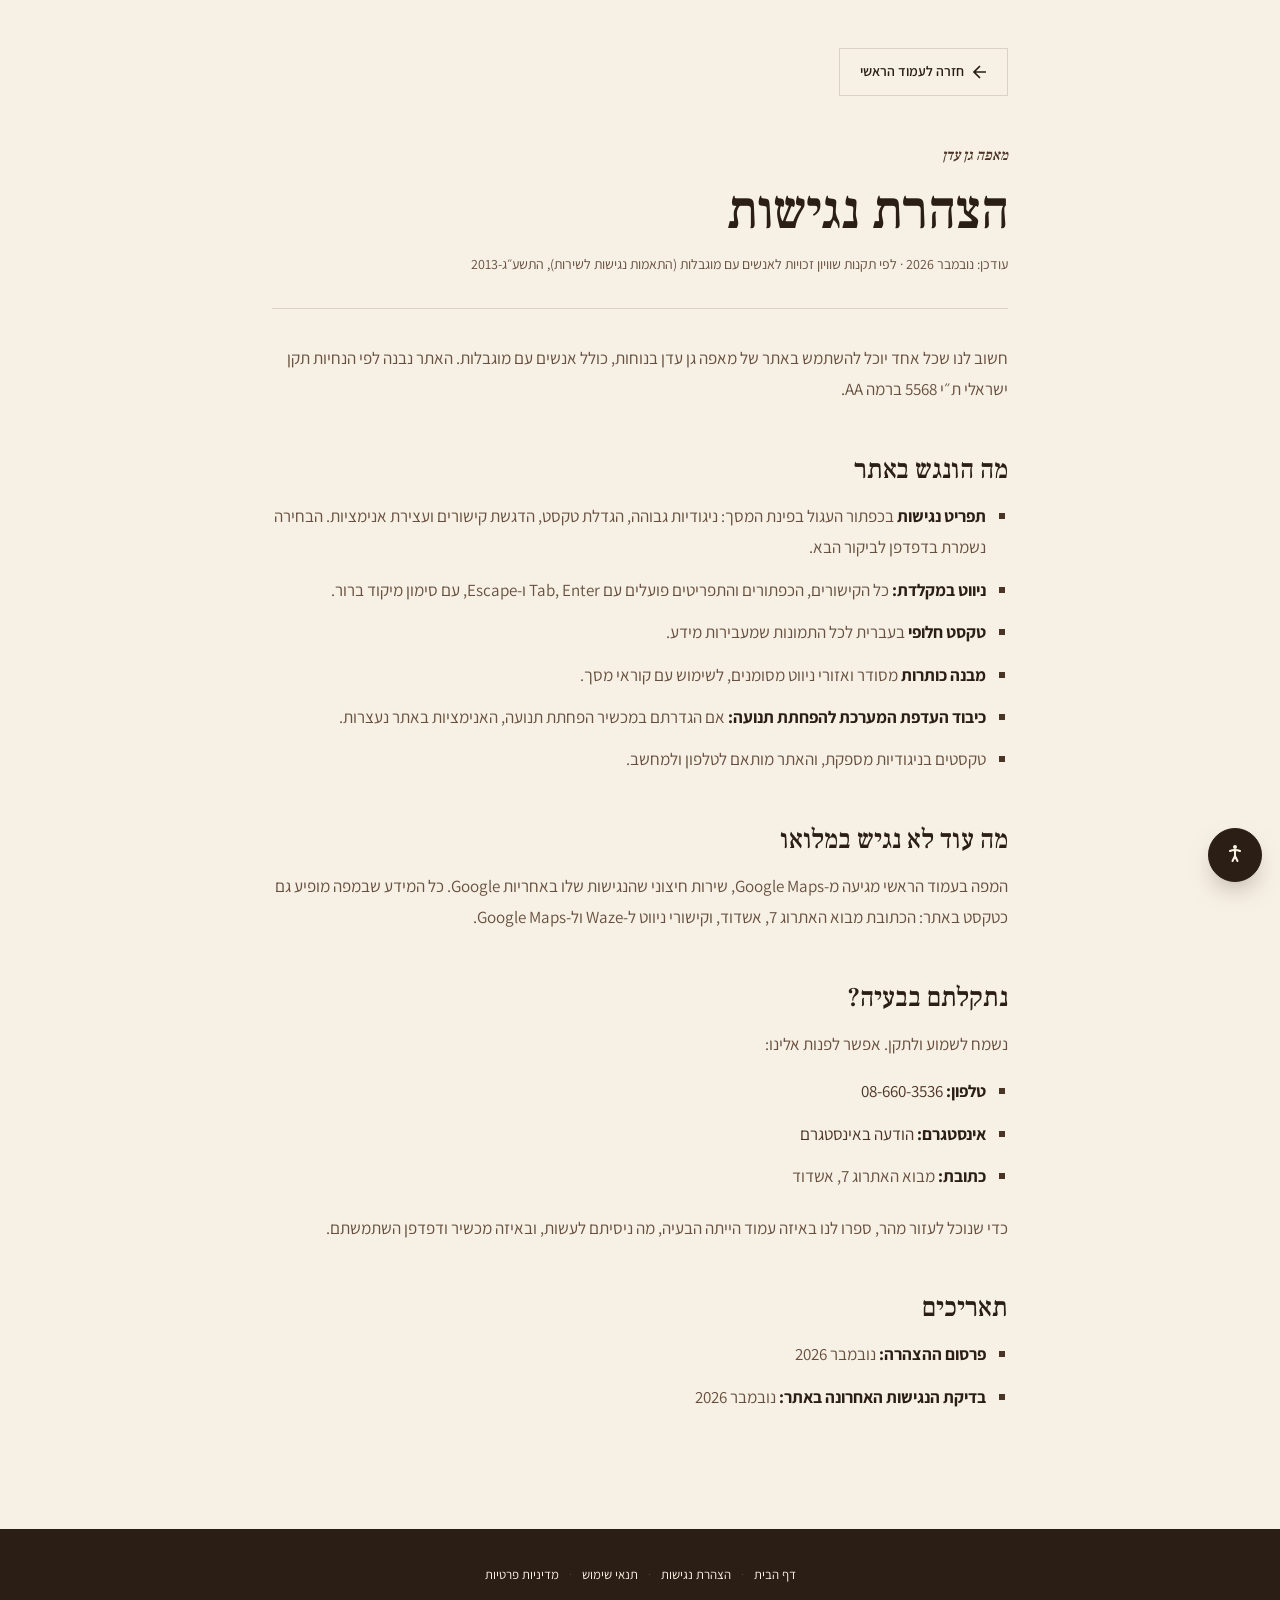
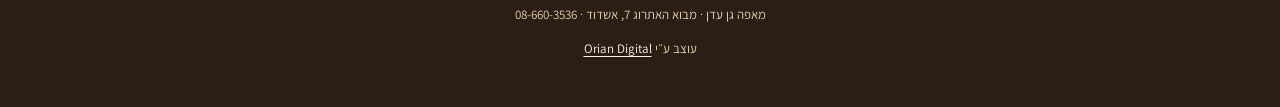
<file: accessibility.html>
<!doctype html>
<html lang="he" dir="rtl">
<head>
<meta charset="utf-8">
<meta name="viewport" content="width=device-width, initial-scale=1">
<meta http-equiv="Content-Security-Policy" content="default-src 'self'; img-src 'self' data:; style-src 'self' 'unsafe-inline'; font-src 'self'; script-src 'self' 'sha256-z2mWYmBYd2/gV8c3HzZ4z/BvZHh0gzbkFHtzAGcKrOY='; base-uri 'self'; form-action 'self'; upgrade-insecure-requests">
<title>הצהרת נגישות | מאפה גן עדן</title>
<meta name="description" content="הצהרת הנגישות של אתר מאפה גן עדן: ההתאמות שבוצעו באתר, מה עוד לא נגיש, ואיך לדווח לנו על בעיית נגישות.">
<link rel="canonical" href="https://oriantoledano-ship-it.github.io/maafe-gan-eden/accessibility.html">
<meta name="theme-color" content="#2B1E15">
<link rel="icon" href="favicon.ico" sizes="any">
<link rel="apple-touch-icon" href="assets/img/apple-touch-icon.png">
<link rel="stylesheet" href="assets/fonts/fonts.css">
<link rel="stylesheet" href="assets/legal.css?v=4">
<link rel="stylesheet" href="assets/a11y.css?v=4">
<script src="assets/framebust.js"></script>
<script src="assets/a11y.js?v=4"></script>
<script type="speculationrules">{"prefetch":[{"where":{"href_matches":"/maafe-gan-eden/*"},"eagerness":"moderate"}]}</script>
</head>
<body>
<button class="a11y-btn" aria-label="פתיחת תפריט נגישות" aria-expanded="false" aria-controls="a11yPanel">
  <svg viewBox="0 0 24 24" width="24" height="24" aria-hidden="true"><circle cx="12" cy="4" r="2" fill="currentColor"/><path d="M12 7c-3 0-5 1-5 1M12 7c3 0 5 1 5 1M12 7v6m0 0l-2.5 5M12 13l2.5 5" stroke="currentColor" stroke-width="2" fill="none" stroke-linecap="round"/></svg>
</button>
<div class="a11y-panel" id="a11yPanel" role="dialog" aria-label="הגדרות נגישות" aria-hidden="true">
  <h2 class="a11y-title">נגישות</h2>
  <div class="a11y-row"><span>ניגודיות גבוהה</span><div class="a11y-seg" role="group" aria-label="ניגודיות"><button class="a11y-chip" type="button" data-key="contrast" data-val="normal" aria-pressed="true">רגילה</button><button class="a11y-chip" type="button" data-key="contrast" data-val="high" aria-pressed="false">גבוהה</button></div></div>
  <div class="a11y-row"><span>גודל טקסט</span><div class="a11y-seg" role="group" aria-label="גודל טקסט"><button class="a11y-chip" type="button" data-key="text" data-val="normal" aria-pressed="true">רגיל</button><button class="a11y-chip" type="button" data-key="text" data-val="large" aria-pressed="false">גדול</button></div></div>
  <div class="a11y-row"><span>הדגשת קישורים</span><div class="a11y-seg" role="group" aria-label="הדגשת קישורים"><button class="a11y-chip" type="button" data-key="links" data-val="off" aria-pressed="true">כבוי</button><button class="a11y-chip" type="button" data-key="links" data-val="on" aria-pressed="false">דלוק</button></div></div>
  <div class="a11y-row"><span>עצירת אנימציות</span><div class="a11y-seg" role="group" aria-label="עצירת אנימציות"><button class="a11y-chip" type="button" data-key="motion" data-val="on" aria-pressed="true">דלוקות</button><button class="a11y-chip" type="button" data-key="motion" data-val="off" aria-pressed="false">עצורות</button></div></div>
  <button class="a11y-reset" type="button">איפוס הגדרות</button>
  <a class="a11y-statement" href="accessibility.html">הצהרת נגישות</a>
</div>

<main class="legal" id="main">
  <a class="back-home" href="index.html">
    <svg viewBox="0 0 14 14" fill="none" stroke="currentColor" stroke-width="1.7" aria-hidden="true"><path d="M1 7h12M7 1 1 7l6 6"/></svg>
    <span>חזרה לעמוד הראשי</span>
  </a>
  <span class="legal-brand">מאפה גן עדן</span>
  <h1>הצהרת נגישות</h1>
  <div class="legal-meta">עודכן: נובמבר 2026 · לפי תקנות שוויון זכויות לאנשים עם מוגבלות (התאמות נגישות לשירות), התשע״ג-2013</div>
  <p>חשוב לנו שכל אחד יוכל להשתמש באתר של מאפה גן עדן בנוחות, כולל אנשים עם מוגבלות. האתר נבנה לפי הנחיות תקן ישראלי ת״י 5568 ברמה AA.</p>
  <h2>מה הונגש באתר</h2>
  <ul>
    <li><strong>תפריט נגישות</strong> בכפתור העגול בפינת המסך: ניגודיות גבוהה, הגדלת טקסט, הדגשת קישורים ועצירת אנימציות. הבחירה נשמרת בדפדפן לביקור הבא.</li>
    <li><strong>ניווט במקלדת:</strong> כל הקישורים, הכפתורים והתפריטים פועלים עם Tab, Enter ו-Escape, עם סימון מיקוד ברור.</li>
    <li><strong>טקסט חלופי</strong> בעברית לכל התמונות שמעבירות מידע.</li>
    <li><strong>מבנה כותרות</strong> מסודר ואזורי ניווט מסומנים, לשימוש עם קוראי מסך.</li>
    <li><strong>כיבוד העדפת המערכת להפחתת תנועה:</strong> אם הגדרתם במכשיר הפחתת תנועה, האנימציות באתר נעצרות.</li>
    <li>טקסטים בניגודיות מספקת, והאתר מותאם לטלפון ולמחשב.</li>
  </ul>
  <h2>מה עוד לא נגיש במלואו</h2>
  <p>המפה בעמוד הראשי מגיעה מ-Google Maps, שירות חיצוני שהנגישות שלו באחריות Google. כל המידע שבמפה מופיע גם כטקסט באתר: הכתובת מבוא האתרוג 7, אשדוד, וקישורי ניווט ל-Waze ול-Google Maps.</p>
  <h2>נתקלתם בבעיה?</h2>
  <p>נשמח לשמוע ולתקן. אפשר לפנות אלינו:</p>
  <ul>
    <li><strong>טלפון:</strong> <a href="tel:+97286603536">08-660-3536</a></li>
    <li><strong>אינסטגרם:</strong> <a href="https://ig.me/m/maafe_gan_eden" target="_blank" rel="noopener noreferrer">הודעה באינסטגרם</a></li>
    <li><strong>כתובת:</strong> מבוא האתרוג 7, אשדוד</li>
  </ul>
  <p>כדי שנוכל לעזור מהר, ספרו לנו באיזה עמוד הייתה הבעיה, מה ניסיתם לעשות, ובאיזה מכשיר ודפדפן השתמשתם.</p>
  <h2>תאריכים</h2>
  <ul>
    <li><strong>פרסום ההצהרה:</strong> נובמבר 2026</li>
    <li><strong>בדיקת הנגישות האחרונה באתר:</strong> נובמבר 2026</li>
  </ul>
</main>
<footer class="legal-foot">
  <nav aria-label="מסמכים משפטיים">
    <a href="index.html">דף הבית</a>
    <span aria-hidden="true">·</span>
    <a href="accessibility.html">הצהרת נגישות</a>
    <span aria-hidden="true">·</span>
    <a href="terms.html">תנאי שימוש</a>
    <span aria-hidden="true">·</span>
    <a href="privacy.html">מדיניות פרטיות</a>
  </nav>
  <div>מאפה גן עדן · מבוא האתרוג 7, אשדוד · 08-660-3536</div>
  <div class="legal-credit">עוצב ע״י <a href="https://wa.me/972525372958" target="_blank" rel="noopener noreferrer">Orian Digital</a></div>
</footer>
</body>
</html>
</file>
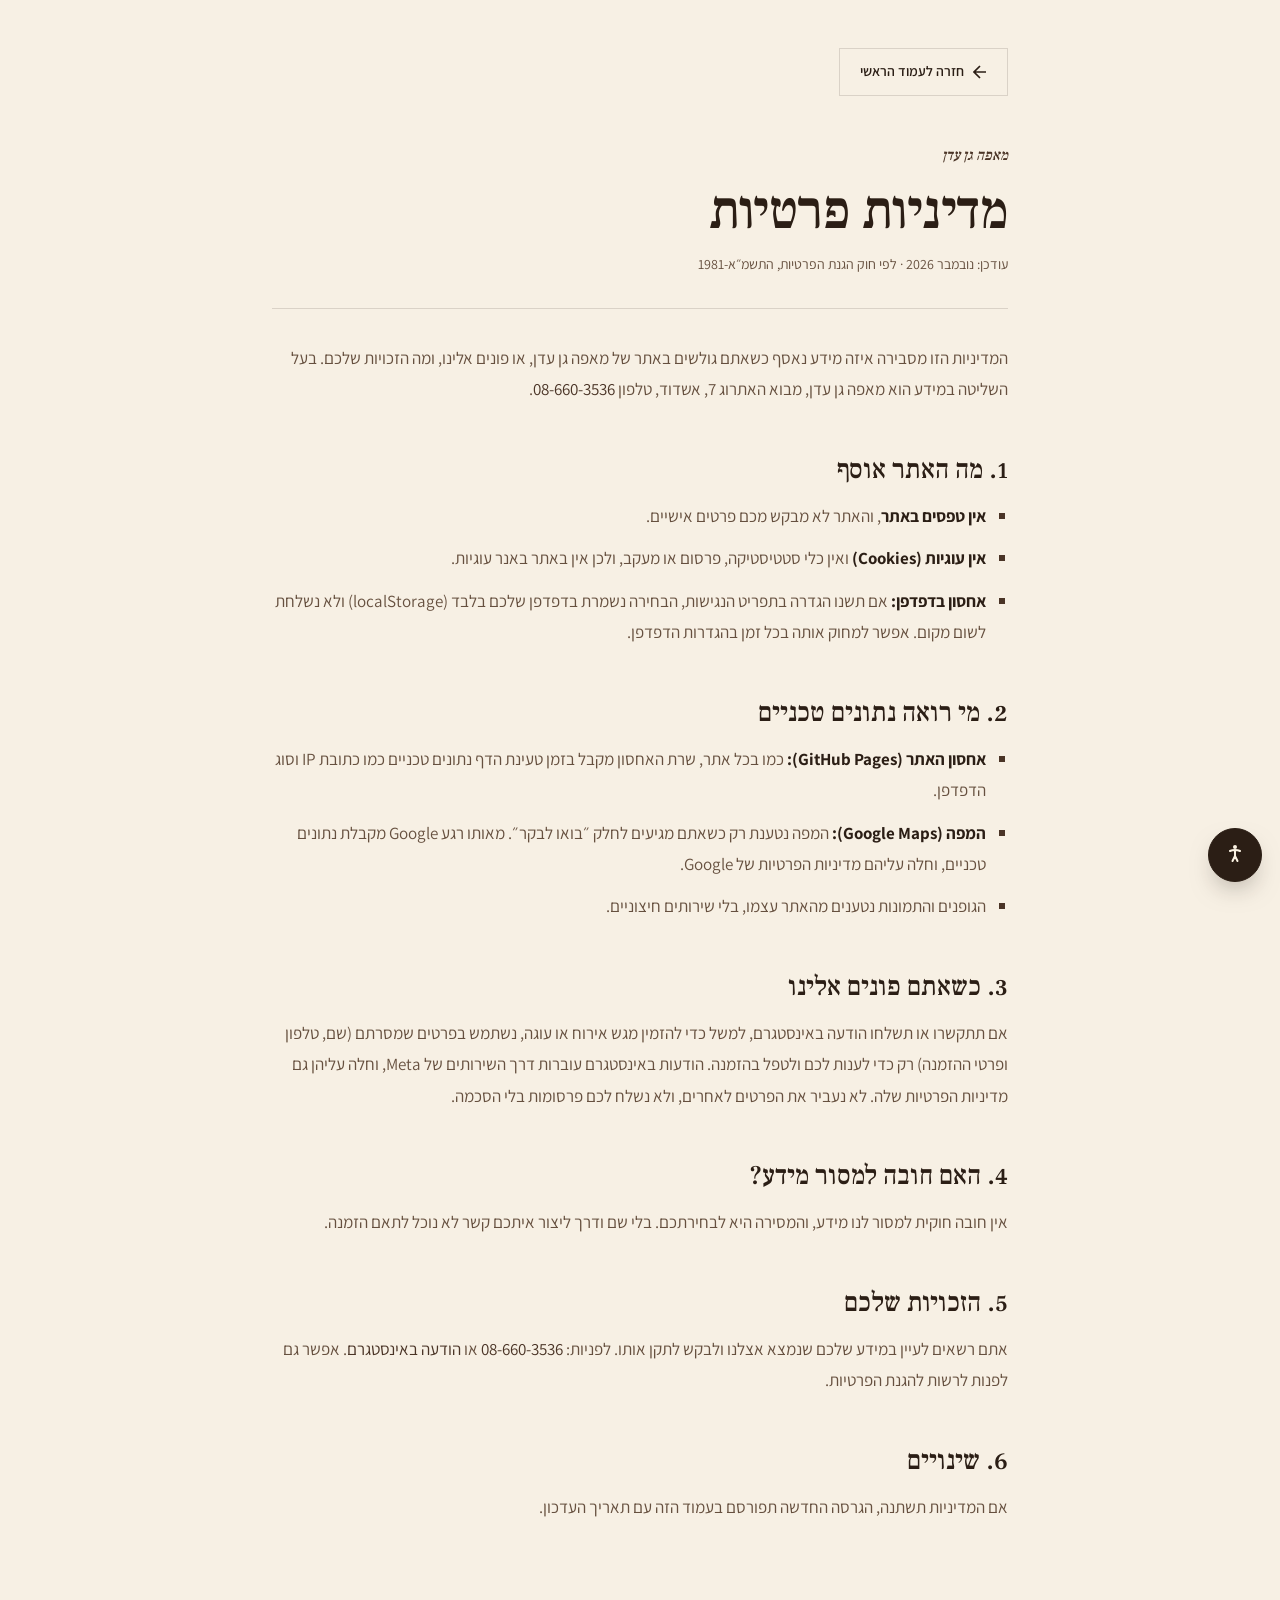
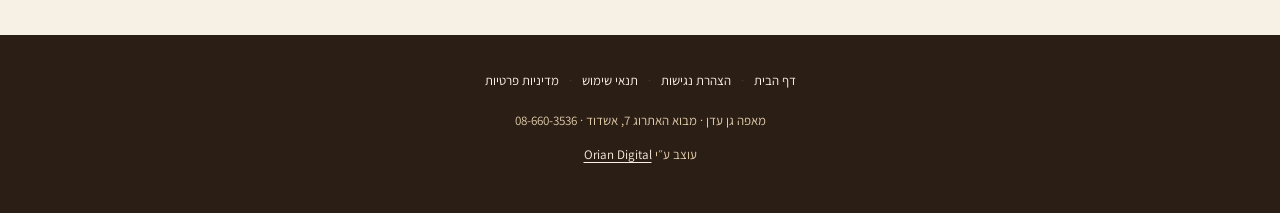
<file: privacy.html>
<!doctype html>
<html lang="he" dir="rtl">
<head>
<meta charset="utf-8">
<meta name="viewport" content="width=device-width, initial-scale=1">
<meta http-equiv="Content-Security-Policy" content="default-src 'self'; img-src 'self' data:; style-src 'self' 'unsafe-inline'; font-src 'self'; script-src 'self' 'sha256-z2mWYmBYd2/gV8c3HzZ4z/BvZHh0gzbkFHtzAGcKrOY='; base-uri 'self'; form-action 'self'; upgrade-insecure-requests">
<title>מדיניות פרטיות | מאפה גן עדן</title>
<meta name="description" content="מדיניות הפרטיות של אתר מאפה גן עדן: האתר לא אוסף פרטים אישיים ולא משתמש בעוגיות. מה נשמר בדפדפן, מי רואה נתונים טכניים ומה הזכויות שלכם.">
<link rel="canonical" href="https://oriantoledano-ship-it.github.io/maafe-gan-eden/privacy.html">
<meta name="theme-color" content="#2B1E15">
<link rel="icon" href="favicon.ico" sizes="any">
<link rel="apple-touch-icon" href="assets/img/apple-touch-icon.png">
<link rel="stylesheet" href="assets/fonts/fonts.css">
<link rel="stylesheet" href="assets/legal.css?v=4">
<link rel="stylesheet" href="assets/a11y.css?v=4">
<script src="assets/framebust.js"></script>
<script src="assets/a11y.js?v=4"></script>
<script type="speculationrules">{"prefetch":[{"where":{"href_matches":"/maafe-gan-eden/*"},"eagerness":"moderate"}]}</script>
</head>
<body>
<button class="a11y-btn" aria-label="פתיחת תפריט נגישות" aria-expanded="false" aria-controls="a11yPanel">
  <svg viewBox="0 0 24 24" width="24" height="24" aria-hidden="true"><circle cx="12" cy="4" r="2" fill="currentColor"/><path d="M12 7c-3 0-5 1-5 1M12 7c3 0 5 1 5 1M12 7v6m0 0l-2.5 5M12 13l2.5 5" stroke="currentColor" stroke-width="2" fill="none" stroke-linecap="round"/></svg>
</button>
<div class="a11y-panel" id="a11yPanel" role="dialog" aria-label="הגדרות נגישות" aria-hidden="true">
  <h2 class="a11y-title">נגישות</h2>
  <div class="a11y-row"><span>ניגודיות גבוהה</span><div class="a11y-seg" role="group" aria-label="ניגודיות"><button class="a11y-chip" type="button" data-key="contrast" data-val="normal" aria-pressed="true">רגילה</button><button class="a11y-chip" type="button" data-key="contrast" data-val="high" aria-pressed="false">גבוהה</button></div></div>
  <div class="a11y-row"><span>גודל טקסט</span><div class="a11y-seg" role="group" aria-label="גודל טקסט"><button class="a11y-chip" type="button" data-key="text" data-val="normal" aria-pressed="true">רגיל</button><button class="a11y-chip" type="button" data-key="text" data-val="large" aria-pressed="false">גדול</button></div></div>
  <div class="a11y-row"><span>הדגשת קישורים</span><div class="a11y-seg" role="group" aria-label="הדגשת קישורים"><button class="a11y-chip" type="button" data-key="links" data-val="off" aria-pressed="true">כבוי</button><button class="a11y-chip" type="button" data-key="links" data-val="on" aria-pressed="false">דלוק</button></div></div>
  <div class="a11y-row"><span>עצירת אנימציות</span><div class="a11y-seg" role="group" aria-label="עצירת אנימציות"><button class="a11y-chip" type="button" data-key="motion" data-val="on" aria-pressed="true">דלוקות</button><button class="a11y-chip" type="button" data-key="motion" data-val="off" aria-pressed="false">עצורות</button></div></div>
  <button class="a11y-reset" type="button">איפוס הגדרות</button>
  <a class="a11y-statement" href="accessibility.html">הצהרת נגישות</a>
</div>

<main class="legal" id="main">
  <a class="back-home" href="index.html">
    <svg viewBox="0 0 14 14" fill="none" stroke="currentColor" stroke-width="1.7" aria-hidden="true"><path d="M1 7h12M7 1 1 7l6 6"/></svg>
    <span>חזרה לעמוד הראשי</span>
  </a>
  <span class="legal-brand">מאפה גן עדן</span>
  <h1>מדיניות פרטיות</h1>
  <div class="legal-meta">עודכן: נובמבר 2026 · לפי חוק הגנת הפרטיות, התשמ״א-1981</div>
  <p>המדיניות הזו מסבירה איזה מידע נאסף כשאתם גולשים באתר של מאפה גן עדן, או פונים אלינו, ומה הזכויות שלכם. בעל השליטה במידע הוא מאפה גן עדן, מבוא האתרוג 7, אשדוד, טלפון <a href="tel:+97286603536">08-660-3536</a>.</p>
  <h2>1. מה האתר אוסף</h2>
  <ul>
    <li><strong>אין טפסים באתר</strong>, והאתר לא מבקש מכם פרטים אישיים.</li>
    <li><strong>אין עוגיות (Cookies)</strong> ואין כלי סטטיסטיקה, פרסום או מעקב, ולכן אין באתר באנר עוגיות.</li>
    <li><strong>אחסון בדפדפן:</strong> אם תשנו הגדרה בתפריט הנגישות, הבחירה נשמרת בדפדפן שלכם בלבד (localStorage) ולא נשלחת לשום מקום. אפשר למחוק אותה בכל זמן בהגדרות הדפדפן.</li>
  </ul>
  <h2>2. מי רואה נתונים טכניים</h2>
  <ul>
    <li><strong>אחסון האתר (GitHub Pages):</strong> כמו בכל אתר, שרת האחסון מקבל בזמן טעינת הדף נתונים טכניים כמו כתובת IP וסוג הדפדפן.</li>
    <li><strong>המפה (Google Maps):</strong> המפה נטענת רק כשאתם מגיעים לחלק ״בואו לבקר״. מאותו רגע Google מקבלת נתונים טכניים, וחלה עליהם מדיניות הפרטיות של Google.</li>
    <li>הגופנים והתמונות נטענים מהאתר עצמו, בלי שירותים חיצוניים.</li>
  </ul>
  <h2>3. כשאתם פונים אלינו</h2>
  <p>אם תתקשרו או תשלחו הודעה באינסטגרם, למשל כדי להזמין מגש אירוח או עוגה, נשתמש בפרטים שמסרתם (שם, טלפון ופרטי ההזמנה) רק כדי לענות לכם ולטפל בהזמנה. הודעות באינסטגרם עוברות דרך השירותים של Meta, וחלה עליהן גם מדיניות הפרטיות שלה. לא נעביר את הפרטים לאחרים, ולא נשלח לכם פרסומות בלי הסכמה.</p>
  <h2>4. האם חובה למסור מידע?</h2>
  <p>אין חובה חוקית למסור לנו מידע, והמסירה היא לבחירתכם. בלי שם ודרך ליצור איתכם קשר לא נוכל לתאם הזמנה.</p>
  <h2>5. הזכויות שלכם</h2>
  <p>אתם רשאים לעיין במידע שלכם שנמצא אצלנו ולבקש לתקן אותו. לפניות: <a href="tel:+97286603536">08-660-3536</a> או <a href="https://ig.me/m/maafe_gan_eden" target="_blank" rel="noopener noreferrer">הודעה באינסטגרם</a>. אפשר גם לפנות לרשות להגנת הפרטיות.</p>
  <h2>6. שינויים</h2>
  <p>אם המדיניות תשתנה, הגרסה החדשה תפורסם בעמוד הזה עם תאריך העדכון.</p>
</main>
<footer class="legal-foot">
  <nav aria-label="מסמכים משפטיים">
    <a href="index.html">דף הבית</a>
    <span aria-hidden="true">·</span>
    <a href="accessibility.html">הצהרת נגישות</a>
    <span aria-hidden="true">·</span>
    <a href="terms.html">תנאי שימוש</a>
    <span aria-hidden="true">·</span>
    <a href="privacy.html">מדיניות פרטיות</a>
  </nav>
  <div>מאפה גן עדן · מבוא האתרוג 7, אשדוד · 08-660-3536</div>
  <div class="legal-credit">עוצב ע״י <a href="https://wa.me/972525372958" target="_blank" rel="noopener noreferrer">Orian Digital</a></div>
</footer>
</body>
</html>
</file>
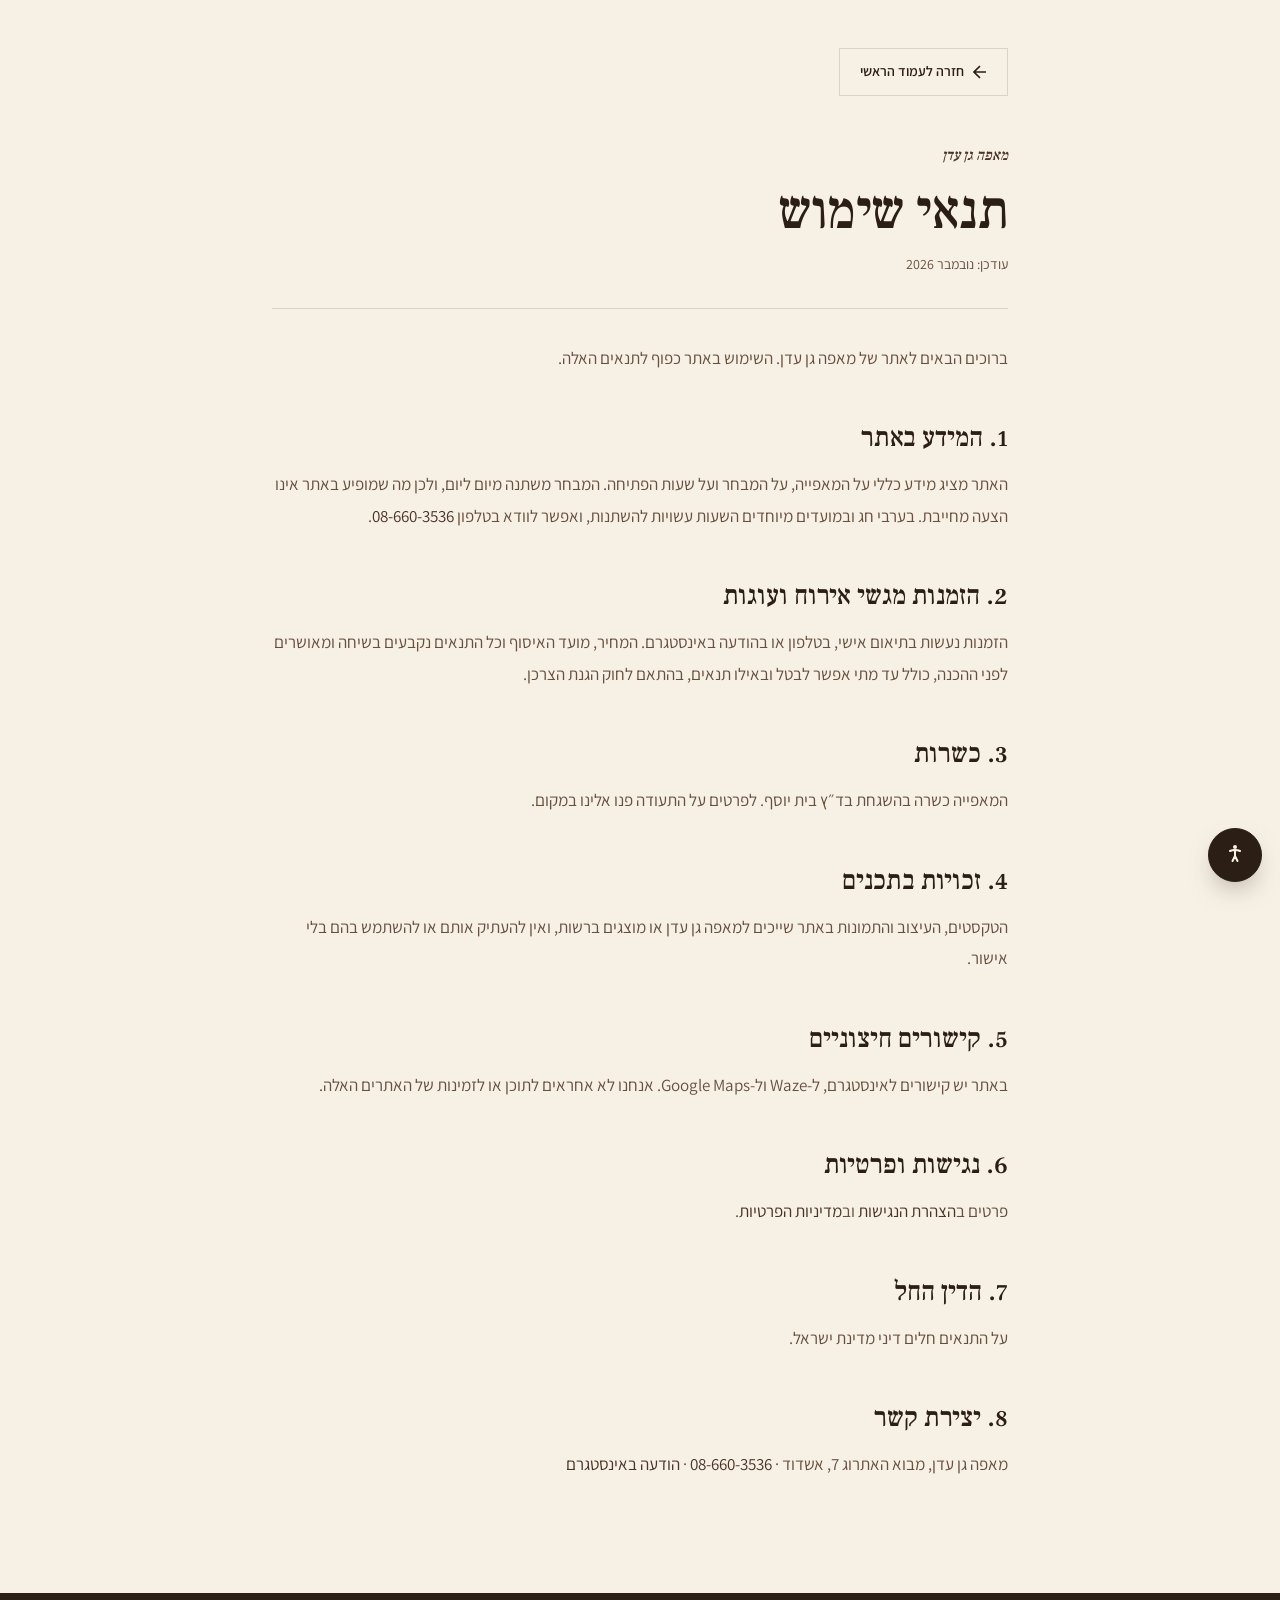
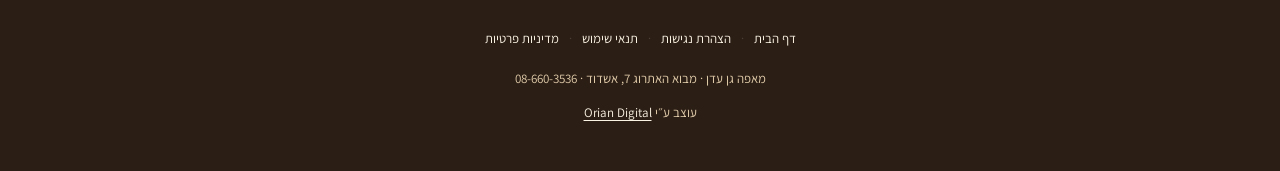
<file: terms.html>
<!doctype html>
<html lang="he" dir="rtl">
<head>
<meta charset="utf-8">
<meta name="viewport" content="width=device-width, initial-scale=1">
<meta http-equiv="Content-Security-Policy" content="default-src 'self'; img-src 'self' data:; style-src 'self' 'unsafe-inline'; font-src 'self'; script-src 'self' 'sha256-z2mWYmBYd2/gV8c3HzZ4z/BvZHh0gzbkFHtzAGcKrOY='; base-uri 'self'; form-action 'self'; upgrade-insecure-requests">
<title>תנאי שימוש | מאפה גן עדן</title>
<meta name="description" content="תנאי השימוש באתר מאפה גן עדן, מאפייה ובית קפה כשר באשדוד: מידע כללי על המבחר, הזמנות מגשי אירוח ועוגות, וזכויות בתכנים.">
<link rel="canonical" href="https://oriantoledano-ship-it.github.io/maafe-gan-eden/terms.html">
<meta name="theme-color" content="#2B1E15">
<link rel="icon" href="favicon.ico" sizes="any">
<link rel="apple-touch-icon" href="assets/img/apple-touch-icon.png">
<link rel="stylesheet" href="assets/fonts/fonts.css">
<link rel="stylesheet" href="assets/legal.css?v=4">
<link rel="stylesheet" href="assets/a11y.css?v=4">
<script src="assets/framebust.js"></script>
<script src="assets/a11y.js?v=4"></script>
<script type="speculationrules">{"prefetch":[{"where":{"href_matches":"/maafe-gan-eden/*"},"eagerness":"moderate"}]}</script>
</head>
<body>
<button class="a11y-btn" aria-label="פתיחת תפריט נגישות" aria-expanded="false" aria-controls="a11yPanel">
  <svg viewBox="0 0 24 24" width="24" height="24" aria-hidden="true"><circle cx="12" cy="4" r="2" fill="currentColor"/><path d="M12 7c-3 0-5 1-5 1M12 7c3 0 5 1 5 1M12 7v6m0 0l-2.5 5M12 13l2.5 5" stroke="currentColor" stroke-width="2" fill="none" stroke-linecap="round"/></svg>
</button>
<div class="a11y-panel" id="a11yPanel" role="dialog" aria-label="הגדרות נגישות" aria-hidden="true">
  <h2 class="a11y-title">נגישות</h2>
  <div class="a11y-row"><span>ניגודיות גבוהה</span><div class="a11y-seg" role="group" aria-label="ניגודיות"><button class="a11y-chip" type="button" data-key="contrast" data-val="normal" aria-pressed="true">רגילה</button><button class="a11y-chip" type="button" data-key="contrast" data-val="high" aria-pressed="false">גבוהה</button></div></div>
  <div class="a11y-row"><span>גודל טקסט</span><div class="a11y-seg" role="group" aria-label="גודל טקסט"><button class="a11y-chip" type="button" data-key="text" data-val="normal" aria-pressed="true">רגיל</button><button class="a11y-chip" type="button" data-key="text" data-val="large" aria-pressed="false">גדול</button></div></div>
  <div class="a11y-row"><span>הדגשת קישורים</span><div class="a11y-seg" role="group" aria-label="הדגשת קישורים"><button class="a11y-chip" type="button" data-key="links" data-val="off" aria-pressed="true">כבוי</button><button class="a11y-chip" type="button" data-key="links" data-val="on" aria-pressed="false">דלוק</button></div></div>
  <div class="a11y-row"><span>עצירת אנימציות</span><div class="a11y-seg" role="group" aria-label="עצירת אנימציות"><button class="a11y-chip" type="button" data-key="motion" data-val="on" aria-pressed="true">דלוקות</button><button class="a11y-chip" type="button" data-key="motion" data-val="off" aria-pressed="false">עצורות</button></div></div>
  <button class="a11y-reset" type="button">איפוס הגדרות</button>
  <a class="a11y-statement" href="accessibility.html">הצהרת נגישות</a>
</div>

<main class="legal" id="main">
  <a class="back-home" href="index.html">
    <svg viewBox="0 0 14 14" fill="none" stroke="currentColor" stroke-width="1.7" aria-hidden="true"><path d="M1 7h12M7 1 1 7l6 6"/></svg>
    <span>חזרה לעמוד הראשי</span>
  </a>
  <span class="legal-brand">מאפה גן עדן</span>
  <h1>תנאי שימוש</h1>
  <div class="legal-meta">עודכן: נובמבר 2026</div>
  <p>ברוכים הבאים לאתר של מאפה גן עדן. השימוש באתר כפוף לתנאים האלה.</p>
  <h2>1. המידע באתר</h2>
  <p>האתר מציג מידע כללי על המאפייה, על המבחר ועל שעות הפתיחה. המבחר משתנה מיום ליום, ולכן מה שמופיע באתר אינו הצעה מחייבת. בערבי חג ובמועדים מיוחדים השעות עשויות להשתנות, ואפשר לוודא בטלפון <a href="tel:+97286603536">08-660-3536</a>.</p>
  <h2>2. הזמנות מגשי אירוח ועוגות</h2>
  <p>הזמנות נעשות בתיאום אישי, בטלפון או בהודעה באינסטגרם. המחיר, מועד האיסוף וכל התנאים נקבעים בשיחה ומאושרים לפני ההכנה, כולל עד מתי אפשר לבטל ובאילו תנאים, בהתאם לחוק הגנת הצרכן.</p>
  <h2>3. כשרות</h2>
  <p>המאפייה כשרה בהשגחת בד״ץ בית יוסף. לפרטים על התעודה פנו אלינו במקום.</p>
  <h2>4. זכויות בתכנים</h2>
  <p>הטקסטים, העיצוב והתמונות באתר שייכים למאפה גן עדן או מוצגים ברשות, ואין להעתיק אותם או להשתמש בהם בלי אישור.</p>
  <h2>5. קישורים חיצוניים</h2>
  <p>באתר יש קישורים לאינסטגרם, ל-Waze ול-Google Maps. אנחנו לא אחראים לתוכן או לזמינות של האתרים האלה.</p>
  <h2>6. נגישות ופרטיות</h2>
  <p>פרטים ב<a href="accessibility.html">הצהרת הנגישות</a> וב<a href="privacy.html">מדיניות הפרטיות</a>.</p>
  <h2>7. הדין החל</h2>
  <p>על התנאים חלים דיני מדינת ישראל.</p>
  <h2>8. יצירת קשר</h2>
  <p>מאפה גן עדן, מבוא האתרוג 7, אשדוד · <a href="tel:+97286603536">08-660-3536</a> · <a href="https://ig.me/m/maafe_gan_eden" target="_blank" rel="noopener noreferrer">הודעה באינסטגרם</a></p>
</main>
<footer class="legal-foot">
  <nav aria-label="מסמכים משפטיים">
    <a href="index.html">דף הבית</a>
    <span aria-hidden="true">·</span>
    <a href="accessibility.html">הצהרת נגישות</a>
    <span aria-hidden="true">·</span>
    <a href="terms.html">תנאי שימוש</a>
    <span aria-hidden="true">·</span>
    <a href="privacy.html">מדיניות פרטיות</a>
  </nav>
  <div>מאפה גן עדן · מבוא האתרוג 7, אשדוד · 08-660-3536</div>
  <div class="legal-credit">עוצב ע״י <a href="https://wa.me/972525372958" target="_blank" rel="noopener noreferrer">Orian Digital</a></div>
</footer>
</body>
</html>
</file>
<file: assets/fonts/fonts.css>
@font-face {
  font-family: 'Assistant';
  font-style: normal;
  font-weight: 300 800;
  font-display: swap;
  src: url(Assistant-hebrew.woff2) format('woff2');
  unicode-range: U+0307-0308, U+0590-05FF, U+200C-2010, U+20AA, U+25CC, U+FB1D-FB4F;
}
@font-face {
  font-family: 'Assistant';
  font-style: normal;
  font-weight: 300 800;
  font-display: swap;
  src: url(Assistant-latin.woff2) format('woff2');
  unicode-range: U+0000-00FF, U+0131, U+0152-0153, U+02BB-02BC, U+02C6, U+02DA, U+02DC, U+0304, U+0308, U+0329, U+2000-206F, U+20AC, U+2122, U+2191, U+2193, U+2212, U+2215, U+FEFF, U+FFFD;
}
@font-face {
  font-family: 'Frank Ruhl Libre';
  font-style: normal;
  font-weight: 300 900;
  font-display: swap;
  src: url(FrankRuhlLibre-hebrew.woff2) format('woff2');
  unicode-range: U+0307-0308, U+0590-05FF, U+200C-2010, U+20AA, U+25CC, U+FB1D-FB4F;
}
@font-face {
  font-family: 'Frank Ruhl Libre';
  font-style: normal;
  font-weight: 300 900;
  font-display: swap;
  src: url(FrankRuhlLibre-latin.woff2) format('woff2');
  unicode-range: U+0000-00FF, U+0131, U+0152-0153, U+02BB-02BC, U+02C6, U+02DA, U+02DC, U+0304, U+0308, U+0329, U+2000-206F, U+20AC, U+2122, U+2191, U+2193, U+2212, U+2215, U+FEFF, U+FFFD;
}
</file>
<file: assets/site.css>
/* ==========================================================================
   מאפה גן עדן - site styles.
   Palette from the logo and the lit storefront sign: warm cream and sand,
   espresso letters, and the golden glow of the backlit sign at night.
   ========================================================================== */

:root {
  --paper: #F7F0E4;
  --paper-2: #EFE3CF;
  --sand: #E2CDAB;
  --ink: #2B1E15;
  --ink-2: #4A3426;
  --ink-soft: #66503F;
  --gold: #B8893F;
  --glow: #F2CF7E;
  --cream: #FBF3E3;
  --night: #221811;
  --line: rgba(74, 52, 38, .18);
  --serif: 'Frank Ruhl Libre', 'David', serif;
  --sans: 'Assistant', system-ui, sans-serif;
  --shell: 1200px;
  --gut: clamp(18px, 4vw, 40px);
  --ease: cubic-bezier(.2, .7, .1, 1);
}

*, *::before, *::after { box-sizing: border-box; }
html { scroll-behavior: smooth; -webkit-text-size-adjust: 100%; overflow-x: clip; }
body {
  margin: 0;
  background: var(--paper);
  color: var(--ink);
  font: 400 17.5px/1.7 var(--sans);
  -webkit-font-smoothing: antialiased;
  overflow-x: clip;
}
body::before {               /* paper grain */
  content: "";
  position: fixed; inset: 0;
  pointer-events: none; z-index: 0;
  opacity: .5;
  background-image: url("data:image/svg+xml,%3Csvg xmlns='http://www.w3.org/2000/svg' width='160' height='160'%3E%3Cfilter id='n'%3E%3CfeTurbulence type='fractalNoise' baseFrequency='.85' numOctaves='3' stitchTiles='stitch'/%3E%3CfeColorMatrix values='0 0 0 0 .29 0 0 0 0 .2 0 0 0 0 .15 0 0 0 .06 0'/%3E%3C/filter%3E%3Crect width='160' height='160' filter='url(%23n)'/%3E%3C/svg%3E");
}
main, footer, .topbar, .nav { position: relative; z-index: 1; }
img { display: block; max-width: 100%; height: auto; }
a { color: inherit; }
h1, h2, h3 { margin: 0; font-family: var(--serif); font-weight: 900; line-height: 1.08; }
p { margin: 0 0 1em; }
.shell { width: min(var(--shell), 100% - 2 * var(--gut)); margin-inline: auto; }
.sr { position: absolute; width: 1px; height: 1px; overflow: hidden; clip: rect(0 0 0 0); white-space: nowrap; }
:focus-visible { outline: 2px solid var(--gold); outline-offset: 3px; }

.h2 { font-size: clamp(36px, 5.2vw, 64px); color: var(--ink); letter-spacing: -.01em; }
.lede { font-size: clamp(18px, 1.6vw, 20.5px); color: var(--ink-soft); max-width: 58ch; }
.stars { color: var(--gold); letter-spacing: 2px; }

/* ---------- buttons: an arch-topped tab, like the frames on the page ---------- */
.btn {
  display: inline-flex; align-items: center; justify-content: center; gap: 10px;
  min-height: 52px; padding: 0 28px;
  border-radius: 26px 26px 8px 8px;
  font: 700 16.5px/1 var(--sans);
  text-decoration: none; white-space: nowrap;
  transition: background .35s var(--ease), color .35s var(--ease), box-shadow .45s var(--ease), transform .35s var(--ease);
}
.btn:hover { transform: translateY(-2px); }
.btn--glow { background: var(--glow); color: var(--ink); box-shadow: 0 0 0 rgba(242, 207, 126, 0); }
.btn--glow:hover { box-shadow: 0 0 34px rgba(242, 207, 126, .55), 0 0 2px rgba(255, 236, 190, .9); }
.btn--ghost { border: 1.5px solid rgba(251, 243, 227, .55); color: var(--cream); }
.btn--ghost:hover { border-color: var(--glow); color: var(--glow); }
.btn--line { border: 1.5px solid var(--ink-2); color: var(--ink); }
.btn--line:hover { background: var(--ink); color: var(--cream); }
.btn--dark { background: var(--ink); color: var(--cream); }
.btn--dark:hover { background: var(--ink-2); }

/* ---------- top bar ---------- */
.topbar { background: var(--night); color: rgba(251, 243, 227, .82); font-size: 14px; }
.topbar__in { display: flex; align-items: center; justify-content: center; gap: 14px; min-height: 38px; flex-wrap: wrap; }
.topbar__sep { width: 4px; height: 4px; border-radius: 50%; background: var(--gold); }
.topbar__status::before {
  content: ""; display: inline-block; width: 8px; height: 8px; margin-inline-end: 8px;
  border-radius: 50%; background: var(--gold); vertical-align: 1px;
}
.topbar__status.is-open::before { background: #9FD27A; box-shadow: 0 0 10px #9FD27A; }
.topbar__tel { margin-inline-start: auto; color: var(--glow); text-decoration: none; font-weight: 700; }

/* ---------- nav ---------- */
.nav { position: sticky; top: 0; z-index: 50; background: rgba(247, 240, 228, .92); backdrop-filter: blur(10px); -webkit-backdrop-filter: blur(10px); border-bottom: 1px solid transparent; transition: border-color .3s, box-shadow .3s; }
.nav.is-stuck { border-color: var(--line); box-shadow: 0 10px 30px -24px rgba(43, 30, 21, .5); }
.nav__in { display: flex; align-items: center; gap: 28px; min-height: 76px; }
.brand { display: flex; align-items: center; gap: 12px; text-decoration: none; color: var(--ink-2); }
.brand__mark { width: 58px; height: auto; color: var(--ink-2); }
.brand__name { font: 900 25px/1 var(--serif); color: var(--ink); }
.nav__links { display: flex; gap: 26px; margin-inline-start: auto; }
.nav__links a { text-decoration: none; font-weight: 600; color: var(--ink-soft); position: relative; padding: 6px 0; }
.nav__links a::after { content: ""; position: absolute; inset-inline: 0; bottom: 0; height: 1.5px; background: var(--gold); transform: scaleX(0); transition: transform .35s var(--ease); }
.nav__links a:hover { color: var(--ink); }
.nav__links a:hover::after { transform: scaleX(1); }
.nav__cta { min-height: 44px; padding: 0 20px; }
.nav__tel, .nav__burger { display: none; }

.drawer { position: fixed; inset: 0; z-index: 45; background: var(--night); color: var(--cream); padding: 120px var(--gut) 40px; display: flex; flex-direction: column; justify-content: space-between; }
.drawer[hidden] { display: none; }
.drawer nav { display: flex; flex-direction: column; gap: 6px; }
.drawer nav a { font: 900 34px/1.35 var(--serif); text-decoration: none; color: var(--cream); }
.drawer__meta { color: rgba(251, 243, 227, .7); }
.drawer__meta a { color: var(--glow); }

/* ---------- hero ---------- */
.hero { position: relative; min-height: calc(100svh - 114px); display: flex; align-items: center; overflow: hidden; color: var(--cream);
  background: radial-gradient(48% 70% at 24% 48%, rgba(242, 207, 126, .17), rgba(242, 207, 126, 0) 72%), var(--night); }
.hero__media { position: relative; z-index: 0; justify-self: center; width: min(100%, 470px); padding-top: 38px; }
.hero__media::before { content: ""; position: absolute; inset: 24px -15px -15px; border: 1px solid rgba(242, 207, 126, .5); border-radius: 999px 999px 22px 22px; pointer-events: none; }
.hero__halo { position: absolute; z-index: 2; top: 0; left: 50%; width: 42%; height: 24px; border: 3px solid var(--glow); border-radius: 50%; transform: translateX(-50%); box-shadow: 0 0 24px rgba(242, 207, 126, .6), inset 0 0 10px rgba(242, 207, 126, .45); animation: halo 6s ease-in-out infinite; }
@keyframes halo { 50% { transform: translate(-50%, -7px); } }
.hero__bg { display: block; position: relative; aspect-ratio: 4 / 5; border-radius: 999px 999px 14px 14px; overflow: hidden; box-shadow: 0 50px 90px -50px rgba(0, 0, 0, .9); }
.hero__bg img { width: 100%; height: 100%; object-fit: cover; transform: translate3d(0, var(--py, 0px), 0) scale(1.08); will-change: transform; }
.hero__shade { display: none; position: absolute; inset: 0; z-index: 1; background:
  linear-gradient(to left, rgba(26, 18, 12, .72) 0%, rgba(26, 18, 12, .38) 42%, rgba(26, 18, 12, 0) 68%),
  radial-gradient(120% 90% at 85% 100%, rgba(26, 18, 12, .92) 0%, rgba(26, 18, 12, .55) 45%, rgba(26, 18, 12, 0) 75%),
  linear-gradient(0deg, rgba(26, 18, 12, .55), rgba(26, 18, 12, 0) 45%); }
.hero__in { position: relative; display: grid; grid-template-columns: minmax(0, 1.1fr) minmax(0, .9fr); gap: clamp(40px, 6vw, 96px); align-items: center; padding-block: clamp(50px, 7vh, 84px); }
.hero__copy { position: relative; z-index: 2; max-width: 640px; }
.hero__mark { width: 150px; color: var(--glow); margin-bottom: 10px; filter: drop-shadow(0 0 0 rgba(242, 207, 126, 0)); }
.hero__title { font-size: clamp(58px, 9.6vw, 132px); line-height: 1.02; color: var(--cream); letter-spacing: -.01em; }
.hero__title .glow { display: inline-block; }
.hero__tag { font: 700 clamp(21px, 2.3vw, 28px)/1.3 var(--serif); color: var(--glow); margin: 14px 0 12px; }
.hero__lede { font-size: clamp(17px, 1.5vw, 19.5px); color: rgba(251, 243, 227, .88); max-width: 50ch; }
.hero__cta { display: flex; gap: 14px; flex-wrap: wrap; margin: 26px 0 26px; }
.hero__meta { list-style: none; padding: 0; margin: 0; display: flex; flex-wrap: wrap; gap: 8px 22px; font-size: 15px; color: rgba(251, 243, 227, .82); }
.hero__meta li + li::before { content: ""; display: inline-block; width: 4px; height: 4px; border-radius: 50%; background: var(--glow); margin-inline-end: 22px; vertical-align: 3px; margin-inline-start: -14px; }
.hero__meta .stars { color: var(--glow); }

/* the sign switching on */
.js .hero__media, .js .hero__mark, .js .hero__title .glow, .js .hero__tag, .js .hero__lede, .js .hero__cta, .js .hero__meta { opacity: 0; }
.is-live .hero__media { animation: rise 1.4s .2s var(--ease) forwards; }
.is-live .hero__mark { animation: signOn 1.6s .15s var(--ease) forwards; }
.is-live .hero__title .glow:nth-child(1) { animation: signOn 1.6s .45s var(--ease) forwards; }
.is-live .hero__title .glow:nth-child(2) { animation: signOn 1.6s .75s var(--ease) forwards; }
.is-live .hero__tag, .is-live .hero__lede, .is-live .hero__cta, .is-live .hero__meta { animation: rise 1s var(--ease) forwards; }
.is-live .hero__tag { animation-delay: 1.15s; }
.is-live .hero__lede { animation-delay: 1.3s; }
.is-live .hero__cta { animation-delay: 1.45s; }
.is-live .hero__meta { animation-delay: 1.6s; }
.is-live .hero__title .glow { text-shadow: 0 0 26px rgba(242, 207, 126, .5), 0 0 3px rgba(255, 236, 190, .55); }
.is-live .hero__mark { filter: drop-shadow(0 0 16px rgba(242, 207, 126, .55)); }
@keyframes signOn {
  0% { opacity: 0; } 12% { opacity: .9; } 18% { opacity: .15; } 26% { opacity: .85; } 32% { opacity: .35; } 48% { opacity: 1; } 100% { opacity: 1; }
}
@keyframes rise { from { opacity: 0; transform: translateY(18px); } to { opacity: 1; transform: none; } }

/* ---------- section heads + ornament ---------- */
section { position: relative; }
.sec-head { text-align: center; margin-bottom: clamp(36px, 5vw, 60px); }
.sec-head .lede { margin-inline: auto; }
.ornament { display: flex; align-items: center; justify-content: center; gap: 12px; margin-bottom: 18px; }
.ornament i { width: 54px; height: 1px; background: var(--gold); opacity: .7; }
.ornament b { width: 26px; height: 8px; border: 1.6px solid var(--gold); border-radius: 50%; }

/* ---------- reveal ---------- */
.js .rv { opacity: 0; transform: translateY(26px); transition: opacity 1s var(--ease), transform 1s var(--ease); }
.js .rv.is-in { opacity: 1; transform: none; }

/* ---------- about ---------- */
.about { padding: clamp(80px, 11vw, 140px) 0; }
.about__in { display: grid; grid-template-columns: minmax(0, .9fr) minmax(0, 1.1fr); gap: clamp(40px, 7vw, 100px); align-items: center; }
.about__media { position: relative; max-width: 440px; justify-self: center; width: 100%; }
.arch { position: relative; border-radius: 999px 999px 10px 10px; }
.arch img { width: 100%; aspect-ratio: 4 / 5; object-fit: cover; border-radius: inherit; }
.arch::before { content: ""; position: absolute; inset: -12px; border: 1px solid var(--gold); border-radius: inherit; opacity: .65; pointer-events: none; }
.stamp { position: absolute; width: 156px; aspect-ratio: 1; bottom: -26px; inset-inline-end: -34px; border-radius: 50%; background: var(--ink); color: var(--glow); display: grid; place-items: center; box-shadow: 0 18px 40px -18px rgba(43, 30, 21, .7); }
.stamp > svg:first-child { position: absolute; inset: 0; width: 100%; height: 100%; animation: spin 38s linear infinite; }
.stamp__text { font: 700 15.5px var(--sans); fill: var(--glow); letter-spacing: 1px; direction: ltr; unicode-bidi: bidi-override; }
.stamp__mark { width: 74px; color: var(--glow); position: relative; }
@keyframes spin { to { transform: rotate(360deg); } }
.about__copy .h2 { margin-bottom: 22px; }
.facts { list-style: none; padding: 0; margin: 34px 0 0; display: grid; grid-template-columns: repeat(3, 1fr); border-top: 1px solid var(--line); }
.facts li { padding: 18px 4px 0; }
.facts li + li { border-inline-start: 1px solid var(--line); padding-inline-start: 18px; }
.facts strong { display: block; font: 900 clamp(26px, 3vw, 36px)/1 var(--serif); color: var(--ink-2); margin-bottom: 6px; }
.facts span { font-size: 15px; color: var(--ink-soft); }

/* ---------- vitrine ---------- */
.vitrine { padding: clamp(70px, 10vw, 130px) 0; background: var(--paper-2); }
.vit { list-style: none; padding: 0; margin: 0; display: grid; grid-template-columns: repeat(4, 1fr); gap: clamp(20px, 2.6vw, 34px); }
.vit__pic { border-radius: 999px 999px 8px 8px; overflow: hidden; margin-bottom: 18px; box-shadow: 0 24px 40px -30px rgba(43, 30, 21, .7); }
.vit__pic img { width: 100%; aspect-ratio: 5 / 6; object-fit: cover; object-position: 50% 62%; transition: transform 1.2s var(--ease); }
.vit__item:hover .vit__pic img { transform: scale(1.05); }
.vit__item h3 { font-size: 24px; color: var(--ink); margin-bottom: 8px; display: flex; align-items: center; gap: 10px; flex-wrap: wrap; }
.vit__item h3 small { font: 600 13px/1 var(--sans); color: var(--gold); border: 1px solid currentColor; border-radius: 20px; padding: 4px 9px; }
.vit__item p { font-size: 16px; color: var(--ink-soft); margin: 0; }
.vit__item:nth-child(even) { margin-top: 46px; }

/* ---------- menu (printed carte) ---------- */
.menu { padding: clamp(80px, 11vw, 140px) 0; }
.carte { background: #FBF6EC; border: 1px solid rgba(184, 137, 63, .55); outline: 1px solid rgba(184, 137, 63, .35); outline-offset: -10px; padding: clamp(28px, 4vw, 56px); box-shadow: 0 40px 70px -50px rgba(43, 30, 21, .6); }
.carte__grid { display: grid; grid-template-columns: repeat(3, 1fr); gap: clamp(26px, 3.4vw, 46px) clamp(22px, 3vw, 40px); }
.dish__pic { border-radius: 8px; overflow: hidden; margin-bottom: 16px; }
.dish__pic img { width: 100%; aspect-ratio: 4 / 3; object-fit: cover; transition: transform 1.2s var(--ease); }
.dish:hover .dish__pic img { transform: scale(1.05); }
.dish h3 { font-size: 25px; color: var(--ink); display: flex; align-items: baseline; gap: 12px; }
.dish h3::after { content: ""; flex: 1; border-bottom: 1.5px dotted rgba(184, 137, 63, .7); transform: translateY(-5px); }
.dish p { margin: 8px 0 0; font-size: 16px; color: var(--ink-soft); }
.carte__note { text-align: center; margin: clamp(30px, 4vw, 48px) 0 0; padding-top: 24px; border-top: 1px solid var(--line); color: var(--ink-soft); }
.carte__note a { white-space: nowrap; color: var(--ink); font-weight: 700; text-decoration-color: var(--gold); text-underline-offset: 4px; }

/* ---------- trays (dark, lit like the sign at night) ---------- */
.trays { background: var(--night); color: var(--cream); padding: clamp(80px, 11vw, 140px) 0; overflow: hidden; }
.trays__glow { position: absolute; width: 900px; height: 900px; top: -420px; inset-inline-end: -260px; background: radial-gradient(closest-side, rgba(242, 207, 126, .22), rgba(242, 207, 126, 0)); pointer-events: none; }
.trays__in { display: grid; grid-template-columns: minmax(0, 1fr) minmax(0, 1.05fr); gap: clamp(40px, 6vw, 90px); align-items: center; }
.trays .h2 { color: var(--cream); margin-bottom: 20px; }
.trays .lede { color: rgba(251, 243, 227, .86); }
.trays p { color: rgba(251, 243, 227, .76); }
.trays__quote { margin: 28px 0 30px; padding: 4px 22px 4px 0; border-inline-start: 2px solid var(--glow); }
.trays__quote p { font: 500 19.5px/1.55 var(--serif); color: var(--cream); margin-bottom: 8px; }
.trays__quote cite { font-style: normal; font-size: 14.5px; color: var(--glow); }
.trays__cta { display: flex; gap: 14px; flex-wrap: wrap; }
.trays__media { margin: 0; position: relative; }
.trays__media img { width: 100%; border-radius: 200px 200px 10px 10px; aspect-ratio: 4 / 4.2; object-fit: cover; }
.trays__media::before { content: ""; position: absolute; inset: -14px; border: 1px solid rgba(242, 207, 126, .45); border-radius: 214px 214px 16px 16px; pointer-events: none; }

/* ---------- place: the green seating corner ---------- */
.place { padding: clamp(80px, 11vw, 140px) 0; }
.place__in { display: grid; grid-template-columns: minmax(0, 1fr) minmax(0, 1fr); gap: clamp(44px, 7vw, 100px); align-items: center; }
.place__pic { margin: 0; position: relative; isolation: isolate; }
.place__pic img { width: 100%; aspect-ratio: 710 / 653; object-fit: cover; border-radius: 16px; box-shadow: 0 40px 70px -46px rgba(43, 30, 21, .7); }
.place__pic::before { content: ""; position: absolute; inset: 18px -18px -18px 18px; border: 1px solid var(--gold); border-radius: 20px; opacity: .6; z-index: -1; }
.ornament--start { justify-content: flex-start; }
.place .h2 { margin-bottom: 18px; }
.perks { list-style: none; padding: 0; margin: 28px 0 0; display: grid; grid-template-columns: 1fr 1fr; gap: 14px 26px; }
.perks li { position: relative; padding-inline-start: 36px; font-weight: 600; color: var(--ink-2); }
.perks li::before { content: ""; position: absolute; inset-inline-start: 0; top: .62em; width: 24px; height: 8px; border: 1.6px solid var(--gold); border-radius: 50%; }

/* ---------- reviews ---------- */
.reviews { padding: clamp(80px, 11vw, 130px) 0; background: var(--paper-2); }
.score { display: inline-flex; align-items: center; gap: 14px; margin: 12px 0 0; color: var(--ink-soft); }
.score__num { font: 900 46px/1 var(--serif); color: var(--ink); }
.quotes { display: grid; grid-template-columns: repeat(3, 1fr); gap: clamp(20px, 2.6vw, 32px); }
.quote { margin: 0; background: #FBF6EC; padding: 34px 30px 28px; border-radius: 120px 120px 10px 10px; text-align: center; position: relative; border: 1px solid rgba(184, 137, 63, .35); }
.quote blockquote { margin: 14px 0 18px; }
.quote blockquote p { font: 500 19px/1.6 var(--serif); color: var(--ink); margin: 0; }
.quote figcaption { font-weight: 700; color: var(--ink-2); }
.reviews__more { text-align: center; margin: 40px 0 0; }
.reviews__more a { font-weight: 700; color: var(--ink); text-decoration-color: var(--gold); text-underline-offset: 5px; }

/* ---------- visit ---------- */
.visit { padding: clamp(80px, 11vw, 140px) 0; }
.visit__in { display: grid; grid-template-columns: minmax(0, 1fr) minmax(0, 1fr); gap: clamp(40px, 6vw, 90px); align-items: center; }
.visit .h2 { margin-bottom: 18px; }
.facts-table { width: 100%; border-collapse: collapse; margin: 26px 0 30px; font-size: 17px; }
.facts-table th, .facts-table td { padding: 12px 0; border-bottom: 1px solid var(--line); text-align: start; vertical-align: top; }
.facts-table th { width: 34%; font-weight: 700; color: var(--ink-2); }
.facts-table td { color: var(--ink-soft); }
.facts-table a { color: var(--ink); font-weight: 700; }
.visit__cta { display: flex; gap: 14px; flex-wrap: wrap; }
.map { position: relative; height: clamp(380px, 46vw, 540px); border-radius: 999px 999px 12px 12px; overflow: hidden; background: var(--paper-2); border: 1px solid rgba(184, 137, 63, .45); }
.map iframe { position: absolute; inset: 0; width: 100%; height: 100%; border: 0; }
.map__ph { position: absolute; inset: 0; display: grid; place-content: center; justify-items: center; text-align: center; gap: 6px; color: var(--ink-2); }
.map__mark { width: 120px; color: var(--ink-2); margin-bottom: 6px; }
.map__ph p { font: 900 24px/1.2 var(--serif); margin: 0; }
.map__ph span { font-size: 14px; color: var(--ink-soft); }

/* ---------- footer ---------- */
.foot { background: var(--night); color: rgba(251, 243, 227, .78); padding: 70px 0 30px; font-size: 15.5px; }
.foot__top { display: grid; grid-template-columns: 1.5fr 1fr 1fr 1fr; gap: 36px; padding-bottom: 40px; border-bottom: 1px solid rgba(251, 243, 227, .12); }
.foot__mark { width: 96px; color: var(--glow); margin-bottom: 8px; }
.foot__name { font: 900 26px/1.1 var(--serif); color: var(--cream); margin-bottom: 8px; }
.foot h3 { font-size: 18px; color: var(--glow); margin-bottom: 12px; }
.foot a { color: rgba(251, 243, 227, .9); text-decoration: none; }
.foot a:hover { color: var(--glow); }
.foot__bottom { display: flex; justify-content: space-between; gap: 16px; flex-wrap: wrap; padding-top: 24px; font-size: 14px; }
.foot__bottom a { text-decoration: underline; text-underline-offset: 3px; }

/* ---------- menu board (like the Banahal board, lit like the sign) ---------- */
.board-sec { padding: clamp(80px, 11vw, 140px) 0; background: var(--paper-2); }
.board { position: relative; background: radial-gradient(70% 60% at 50% 0%, rgba(242, 207, 126, .12), rgba(242, 207, 126, 0) 70%), var(--night); color: var(--cream); border-radius: 22px; padding: clamp(28px, 4.4vw, 64px); box-shadow: 0 60px 100px -60px rgba(43, 30, 21, .9); }
.board::before { content: ""; position: absolute; inset: 12px; border: 1px solid rgba(242, 207, 126, .38); border-radius: 14px; pointer-events: none; }
.board__top { display: flex; align-items: center; justify-content: center; gap: 12px; margin-bottom: clamp(26px, 3.4vw, 44px); color: var(--glow); font: 900 22px/1 var(--serif); }
.board__mark { width: 64px; color: var(--glow); filter: drop-shadow(0 0 10px rgba(242, 207, 126, .45)); }
.board__top span { text-shadow: 0 0 18px rgba(242, 207, 126, .4); }
.board__cols { display: grid; grid-template-columns: repeat(3, 1fr); gap: 0 clamp(30px, 4vw, 64px); }
.board .cat + .cat { margin-top: clamp(30px, 3.4vw, 42px); }
.board .cat h3 { display: flex; align-items: center; gap: 12px; flex-wrap: wrap; font-size: clamp(26px, 2.6vw, 32px); color: var(--glow); margin-bottom: 16px; }
.board .cat h3::after { content: ""; flex: 1; min-width: 30px; height: 1px; background: rgba(242, 207, 126, .45); }
.board .cat h3 small { font: 700 12.5px/1 var(--sans); color: rgba(251, 243, 227, .72); border: 1px solid rgba(251, 243, 227, .28); border-radius: 20px; padding: 5px 10px; }
.board .items { list-style: none; padding: 0; margin: 0; display: grid; gap: 13px; }
.board .items .nm { display: block; font-weight: 700; font-size: 17px; color: var(--cream); }
.board .items .ds { display: block; font-size: 14.5px; line-height: 1.5; color: rgba(251, 243, 227, .66); margin-top: 2px; }
.board .tag { font-style: normal; font: 700 11.5px/1 var(--sans); color: var(--glow); border: 1px solid rgba(242, 207, 126, .6); border-radius: 20px; padding: 3px 8px; margin-inline-start: 6px; vertical-align: 2px; white-space: nowrap; }
.board__foot { margin: clamp(30px, 3.6vw, 46px) 0 0; padding-top: 22px; border-top: 1px solid rgba(242, 207, 126, .22); text-align: center; color: rgba(251, 243, 227, .72); font-size: 15.5px; }
.board__foot a { color: var(--glow); font-weight: 700; text-decoration: none; white-space: nowrap; }
.board__foot a:hover { text-decoration: underline; text-underline-offset: 4px; }

/* ---------- mobile call/navigate bar ---------- */
.mcta { display: none; }

/* ---------- responsive ---------- */
@media (max-width: 1080px) {
  .board__cols { grid-template-columns: 1fr 1fr; }
  .board .col:nth-child(3) { grid-column: 1 / -1; display: grid; grid-template-columns: 1fr 1fr; gap: 0 clamp(30px, 4vw, 64px); margin-top: clamp(30px, 3.4vw, 42px); }
  .board .col:nth-child(3) .cat + .cat { margin-top: 0; }
  .nav__links { gap: 18px; font-size: 15.5px; }
  .vit { grid-template-columns: repeat(2, 1fr); }
  .vit__item:nth-child(even) { margin-top: 0; }
}
@media (max-width: 900px) {
  .nav__links, .nav__cta { display: none; }
  .nav__in { justify-content: space-between; min-height: 66px; }
  .nav__tel, .nav__burger { display: grid; place-items: center; width: 44px; height: 44px; border-radius: 50%; border: 1.5px solid var(--line); background: transparent; color: var(--ink-2); padding: 0; cursor: pointer; }
  .nav__tel svg { width: 20px; }
  .nav__burger { gap: 0; align-content: center; justify-items: center; }
  .nav__burger span { display: block; width: 18px; height: 1.8px; background: var(--ink); margin: 2.4px 0; transition: transform .3s, opacity .3s; }
  .brand { position: absolute; left: 50%; transform: translateX(-50%); }
  .brand__mark { width: 46px; }
  .brand__name { font-size: 21px; }
  .nav.is-open { background: transparent; border-color: transparent; box-shadow: none; backdrop-filter: none; -webkit-backdrop-filter: none; }
  .nav.is-open .brand, .nav.is-open .brand__mark, .nav.is-open .brand__name { color: var(--cream); }
  .nav.is-open .nav__tel, .nav.is-open .nav__burger { border-color: rgba(251, 243, 227, .35); color: var(--cream); }
  .nav.is-open .nav__burger span { background: var(--cream); }
  .nav.is-open .nav__burger span:nth-child(1) { transform: translateY(6px) rotate(45deg); }
  .nav.is-open .nav__burger span:nth-child(2) { opacity: 0; }
  .nav.is-open .nav__burger span:nth-child(3) { transform: translateY(-6px) rotate(-45deg); }
  .topbar__in > span:not(.topbar__status) { display: none; }
  .topbar__in { justify-content: space-between; }
  .about__in, .trays__in, .visit__in, .place__in { grid-template-columns: 1fr; }
  .hero { align-items: flex-end; background: var(--night); }
  .hero__in { display: block; position: static; padding-block: 90px 46px; }
  .hero__media { position: absolute; inset: 0; width: auto; padding: 0; justify-self: stretch; }
  .hero__media::before, .hero__halo { display: none; }
  .hero__bg { position: absolute; inset: -6% 0 0; aspect-ratio: auto; border-radius: 0; box-shadow: none; }
  .hero__shade { display: block; background: linear-gradient(0deg, rgba(26, 18, 12, .96) 0%, rgba(26, 18, 12, .74) 44%, rgba(26, 18, 12, .12) 80%); }
  .about__media { max-width: 340px; margin-bottom: 26px; }
  .stamp { width: 124px; inset-inline-end: 0; bottom: -22px; }
  .stamp__mark { width: 58px; }
  .carte__grid { grid-template-columns: repeat(2, 1fr); }
  .quotes { grid-template-columns: 1fr; }
  .quote { border-radius: 90px 90px 10px 10px; }
  .foot__top { grid-template-columns: 1fr 1fr; }
  .foot__brand { grid-column: 1 / -1; }
  .trays__media { order: -1; }
}
@media (max-width: 760px) {
  .board { padding: 30px 20px; border-radius: 16px; }
  .board::before { inset: 8px; border-radius: 10px; }
  .board__cols, .board .col:nth-child(3) { grid-template-columns: 1fr; }
  .board .col + .col, .board .col:nth-child(3) .cat + .cat { margin-top: 30px; }
  .board .items .nm { font-size: 16.5px; }
  .board .items .ds { font-size: 14px; }
  body { font-size: 17px; }
  .hero { min-height: calc(100svh - 104px); }
  .hero__in { padding-bottom: 40px; }
  .hero__mark { width: 112px; }
  .hero__lede { font-size: 16.5px; }
  .hero__cta .btn { flex: 1; padding: 0 14px; }
  .hero__meta { font-size: 14px; gap: 6px 18px; }
  .hero__meta li + li::before { display: none; }
  .vit { grid-template-columns: 1fr; gap: 40px; }
  .vit__pic img { aspect-ratio: 5 / 6; object-position: 50% 64%; }
  .vit__pic { border-radius: 130px 130px 8px 8px; }
  .carte { padding: 24px 16px; outline-offset: -7px; }
  .carte__grid { gap: 26px 14px; }
  .dish h3 { font-size: 19px; }
  .dish h3::after { display: none; }
  .dish p { font-size: 14.5px; }
  .facts { grid-template-columns: 1fr 1fr 1fr; }
  .facts li + li { padding-inline-start: 12px; }
  .facts span { font-size: 13.5px; }
  .perks { grid-template-columns: 1fr; }
  .place__pic::before { inset: 12px -10px -12px 10px; }
  .trays__media img { border-radius: 160px 160px 10px 10px; aspect-ratio: 1; }
  .trays__media::before { border-radius: 174px 174px 16px 16px; }
  .map { border-radius: 180px 180px 12px 12px; }
  .foot__top { grid-template-columns: 1fr; }
  .mcta { display: flex; position: fixed; left: 14px; right: 14px; bottom: 14px; z-index: 40; gap: 8px; padding: 7px; border-radius: 30px 30px 14px 14px; background: rgba(34, 24, 17, .94); box-shadow: 0 16px 40px -14px rgba(0, 0, 0, .6); transform: translateY(150%); transition: transform .5s var(--ease); }
  .mcta a { flex: 1; display: grid; place-items: center; min-height: 48px; border-radius: 24px 24px 9px 9px; text-decoration: none; font-weight: 700; color: var(--cream); }
  .mcta a:first-child { background: var(--glow); color: var(--ink); }
  body.mcta-on .mcta { transform: none; }
  body.mcta-on .a11y-btn { bottom: 84px; }
  .foot { padding-bottom: 100px; }
}

/* ---------- motion + a11y states ---------- */
@media (prefers-reduced-motion: reduce) {
  .js .rv, .js .hero__media, .js .hero__mark, .js .hero__title .glow, .js .hero__tag, .js .hero__lede, .js .hero__cta, .js .hero__meta { opacity: 1 !important; transform: none !important; animation: none !important; }
  .stamp > svg:first-child, .hero__halo { animation: none; }
}
[data-motion="off"] .js .rv, [data-motion="off"].js .rv,
[data-motion="off"].js .hero__media, [data-motion="off"].js .hero__mark, [data-motion="off"].js .hero__title .glow, [data-motion="off"].js .hero__tag,
[data-motion="off"].js .hero__lede, [data-motion="off"].js .hero__cta, [data-motion="off"].js .hero__meta { opacity: 1 !important; transform: none !important; animation: none !important; }
[data-motion="off"] .hero__bg img { transform: scale(1.08) !important; }
[data-motion="off"] .hero__halo { animation: none; }
</file>
<file: assets/a11y.css>
/* ==========================================================================
   מאפה גן עדן - accessibility widget + accessibility state overrides.
   Matches the site's own tokens (warm cream / espresso / crema, Frank Ruhl
   Libre + Assistant, sharp corners - --r:0px everywhere on this site) so it
   never reads as a bolted-on plugin. Works standalone on the legal pages too.
   ========================================================================== */

.a11y-btn,
.a11y-panel { font-family: 'Assistant', system-ui, sans-serif; }

/* ---------- Floating button (kept circular - the one universal a11y
   convention worth breaking the site's sharp-corner rule for) ---------- */
.a11y-btn {
  position: fixed;
  inset-inline-start: 18px;
  bottom: 18px;
  z-index: 9950;
  width: 54px;
  height: 54px;
  padding: 0;
  border: 1.5px solid #2B1E15;
  border-radius: 50%;
  background: #2B1E15;
  color: #FBF3E3;
  display: grid;
  place-items: center;
  cursor: pointer;
  box-shadow: 0 12px 28px -12px rgba(34, 25, 19, .55);
  transition: transform .3s ease, background .3s ease, border-color .3s ease;
}
.a11y-btn:hover { transform: scale(1.06); background: #4A3426; border-color: #4A3426; }
.a11y-btn:focus-visible { outline: 2px solid #4A3426; outline-offset: 3px; }

/* ---------- Panel - sharp corners, matches every card/button on the site ---------- */
.a11y-panel {
  position: fixed;
  inset-inline-start: 18px;
  bottom: 84px;
  z-index: 9951;
  width: 302px;
  max-width: calc(100vw - 36px);
  padding: 22px;
  background: #F7F0E4;
  border: 1px solid rgba(43, 30, 21, .16);
  box-shadow: 0 30px 66px -30px rgba(34, 25, 19, .6);
  opacity: 0;
  visibility: hidden;
  transform: translateY(10px) scale(.97);
  transform-origin: bottom right;
  transition: opacity .28s ease, transform .28s ease, visibility .28s ease;
}
.a11y-panel.is-open { opacity: 1; visibility: visible; transform: none; }

.a11y-title {
  margin: 0 0 14px;
  font-family: 'Frank Ruhl Libre', Georgia, serif;
  font-weight: 500;
  font-size: 20px;
  color: #2B1E15;
}
.a11y-row {
  display: flex;
  align-items: center;
  justify-content: space-between;
  gap: 10px;
  padding: 9px 0;
  font-size: 14.5px;
  font-weight: 500;
  color: #2B1E15;
}
.a11y-seg {
  display: inline-flex;
  padding: 3px;
  background: #EFE3CF;
  border: 1px solid rgba(43, 30, 21, .12);
}
.a11y-chip {
  padding: 6px 12px;
  border: 0;
  background: transparent;
  font-family: inherit;
  font-size: 13px;
  font-weight: 600;
  color: #66503F;
  cursor: pointer;
  transition: background .2s ease, color .2s ease;
}
.a11y-chip:hover { color: #2B1E15; }
.a11y-chip[aria-pressed="true"] { background: #2B1E15; color: #FBF3E3; }
.a11y-chip:focus-visible { outline: 2px solid #4A3426; outline-offset: 2px; }

.a11y-reset {
  width: 100%;
  margin-top: 14px;
  padding: 11px;
  border: 1px solid rgba(43, 30, 21, .2);
  background: transparent;
  font-family: inherit;
  font-size: 14px;
  font-weight: 600;
  color: #2B1E15;
  cursor: pointer;
  transition: background .2s ease, color .2s ease;
}
.a11y-reset:hover { background: #2B1E15; color: #FBF3E3; }

.a11y-statement {
  display: block;
  margin-top: 10px;
  text-align: center;
  font-size: 13px;
  color: #66503F;
  text-decoration: underline;
  text-underline-offset: 3px;
}
.a11y-statement:hover { color: #4A3426; }

/* ==========================================================================
   Accessibility state overrides
   ========================================================================== */

/* Larger text - scales page blocks, never the widget itself */
[data-text="large"] body > *:not(.a11y-btn):not(.a11y-panel):not(#loader) { zoom: 1.12; }

/* High contrast - deepen the muted inks so body copy passes AA comfortably.
   `html[...]` so these outrank the page's own :root, same specificity but
   earlier in source order. */
html[data-contrast="high"] {
  --ink-soft: #2B1E15;
  --ink-faint: #3A2A1E;
  --cream-soft: #F7F0E4;
  --line: rgba(43, 30, 21, .4);
  --line-cream: rgba(251, 243, 227, .4);
}

/* Emphasise links */
[data-links="on"] a:not(.a11y-statement) {
  text-decoration: underline !important;
  text-underline-offset: 3px;
  text-decoration-thickness: 2px;
}

/* Stop motion */
[data-motion="off"] { scroll-behavior: auto !important; }
[data-motion="off"] *,
[data-motion="off"] *::before,
[data-motion="off"] *::after {
  animation: none !important;
  transition: none !important;
}
[data-motion="off"] .rise,
[data-motion="off"] [class*="rise"] {
  opacity: 1 !important;
  transform: none !important;
}

@media (max-width: 480px) {
  .a11y-btn { width: 48px; height: 48px; inset-inline-start: 14px; bottom: 14px; }
  .a11y-panel { inset-inline-start: 14px; bottom: 74px; }
}
</file>
<file: assets/legal.css>
/* ==========================================================================
   מאפה גן עדן - legal pages (accessibility statement, terms, privacy).
   Mirrors the main site's tokens exactly so these pages read as the same
   brand even though they don't load the page's own giant inline <style>.
   ========================================================================== */

:root {
  --paper: #F7F0E4;
  --paper-2: #EFE3CF;
  --espresso: #2B1E15;
  --ink: #2B1E15;
  --ink-soft: #66503F;
  --ink-faint: #6E5949;
  --cream-text: #FBF3E3;
  --cream-soft: #E2CDAB;
  --crema: #4A3426;
  --crema-2: #F2CF7E;
  --line: rgba(43, 30, 21, .14);
  --line-cream: rgba(251, 243, 227, .16);

  --serif: 'Frank Ruhl Libre', Georgia, serif;
  --sans: 'Assistant', system-ui, sans-serif;
}

*, *::before, *::after { box-sizing: border-box; margin: 0; padding: 0; }

html { scroll-behavior: smooth; -webkit-font-smoothing: antialiased; -moz-osx-font-smoothing: grayscale; }

body {
  background: var(--paper);
  color: var(--ink);
  font-family: var(--sans);
  font-size: 17px;
  line-height: 1.85;
  min-height: 100vh;
  overflow-x: hidden;
}

a { color: var(--crema); text-decoration: none; }
a:hover { color: #7A5A26; text-decoration: underline; text-underline-offset: 3px; }
a:focus-visible { outline: 2px solid var(--crema); outline-offset: 3px; }

/* ---------- Layout ---------- */
.legal {
  position: relative;
  max-width: 800px;
  margin: 0 auto;
  padding: 48px clamp(18px, 5vw, 32px) 96px;
}

.back-home {
  display: inline-flex;
  align-items: center;
  gap: 9px;
  margin-bottom: 46px;
  padding: 10px 20px;
  border: 1px solid var(--line);
  background: transparent;
  color: var(--ink);
  font-size: 14px;
  font-weight: 600;
  transition: background .3s ease, color .3s ease, border-color .3s ease;
}
.back-home:hover { background: var(--espresso); border-color: var(--espresso); color: var(--cream-text); text-decoration: none; }
.back-home svg { width: 14px; height: 14px; }

.legal-brand {
  display: block;
  margin-bottom: 12px;
  font-family: var(--serif);
  font-weight: 500;
  font-style: italic;
  font-size: 15px;
  color: var(--crema);
}

h1 {
  font-family: var(--serif);
  font-weight: 500;
  font-size: clamp(32px, 6vw, 54px);
  line-height: 1.08;
  letter-spacing: -0.01em;
  color: var(--ink);
  margin-bottom: 12px;
}

.legal-meta {
  padding-bottom: 30px;
  margin-bottom: 34px;
  border-bottom: 1px solid var(--line);
  color: var(--ink-soft);
  font-size: 14px;
}

h2 {
  font-family: var(--serif);
  font-weight: 500;
  font-size: clamp(21px, 3vw, 27px);
  line-height: 1.3;
  color: var(--ink);
  margin: 46px 0 14px;
}

p { margin-bottom: 16px; color: var(--ink-soft); }
strong { color: var(--ink); font-weight: 700; }

ul { margin: 0 0 20px; padding: 0; list-style: none; }
li { position: relative; padding-inline-start: 22px; margin-bottom: 11px; color: var(--ink-soft); }
li::before {
  content: '';
  position: absolute;
  inset-inline-start: 3px;
  top: 12px;
  width: 6px;
  height: 6px;
  background: var(--crema);
}

.legal-note {
  margin-top: 44px;
  padding: 24px 26px;
  border: 1px solid var(--line);
  background: var(--paper-2);
  color: var(--ink-soft);
  font-size: 15.5px;
}
.legal-note strong { color: var(--crema); }

/* ---------- Footer ---------- */
.legal-foot {
  padding: 34px clamp(18px, 5vw, 32px) 46px;
  background: var(--espresso);
  text-align: center;
  color: var(--cream-soft);
  font-size: 13px;
}
.legal-foot nav {
  display: flex;
  flex-wrap: wrap;
  align-items: center;
  justify-content: center;
  gap: 10px;
  margin-bottom: 16px;
}
.legal-foot nav a { color: var(--cream-text); }
.legal-foot nav a:hover { color: #F2CF7E; }
.legal-foot nav span { color: var(--line-cream); }
.legal-credit { margin-top: 10px; }
.legal-credit a { color: var(--cream-text); text-decoration: underline; text-underline-offset: 3px; }
.legal-credit a:hover { color: #F2CF7E; }

@media (max-width: 640px) {
  .legal { padding-top: 34px; }
  .back-home { margin-bottom: 32px; }
}
</file>
